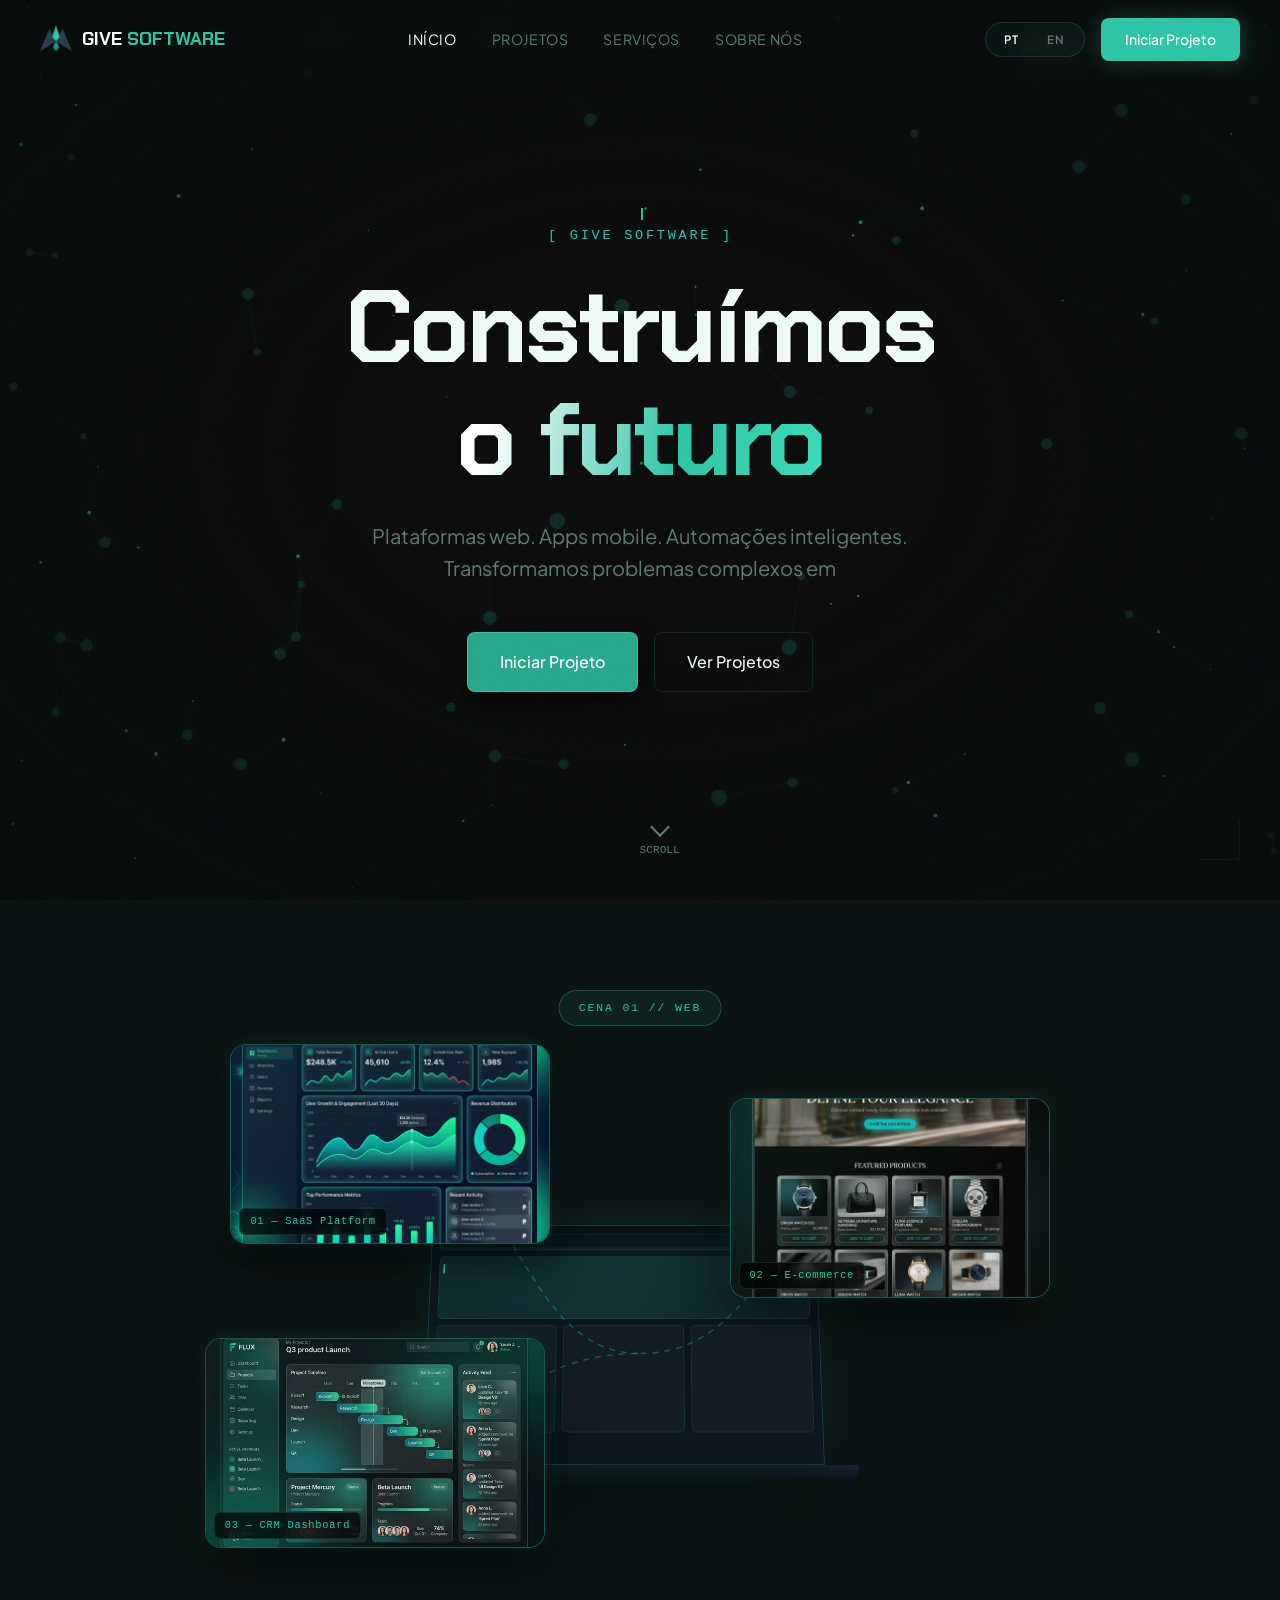
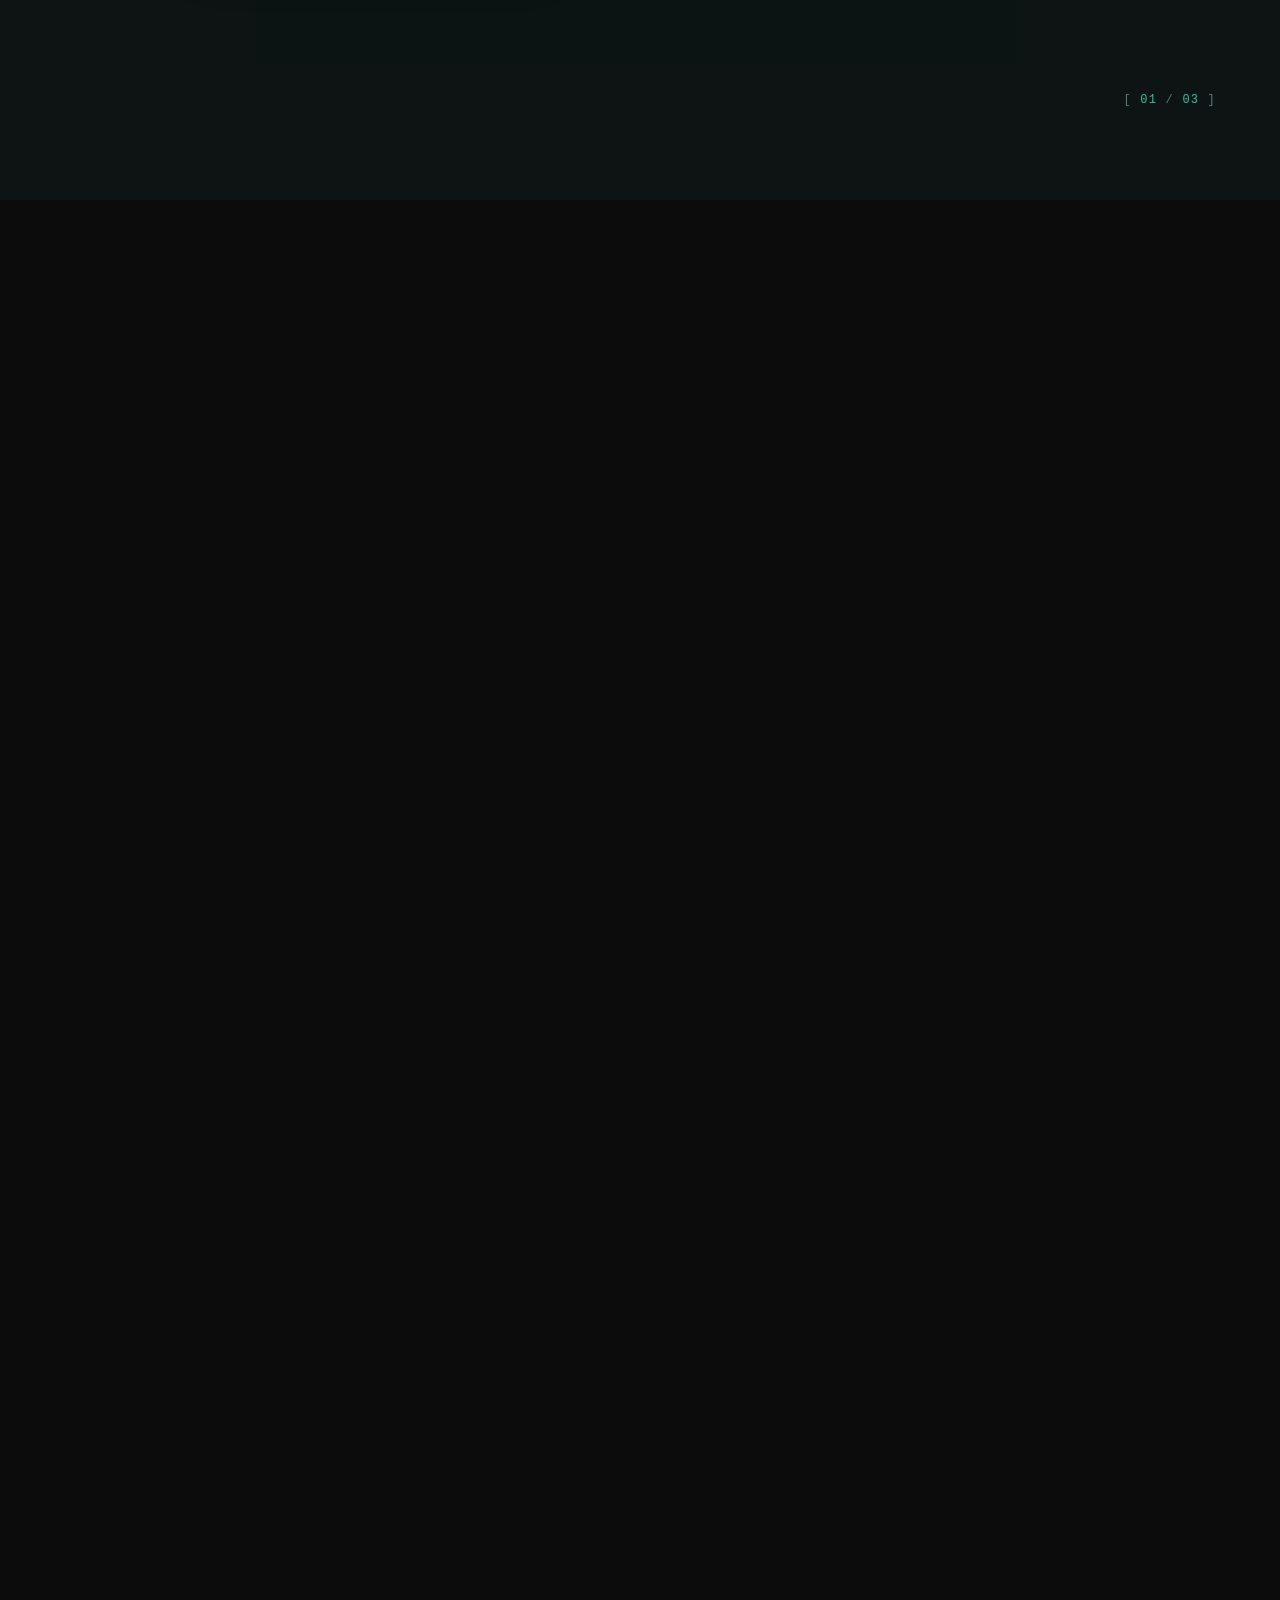
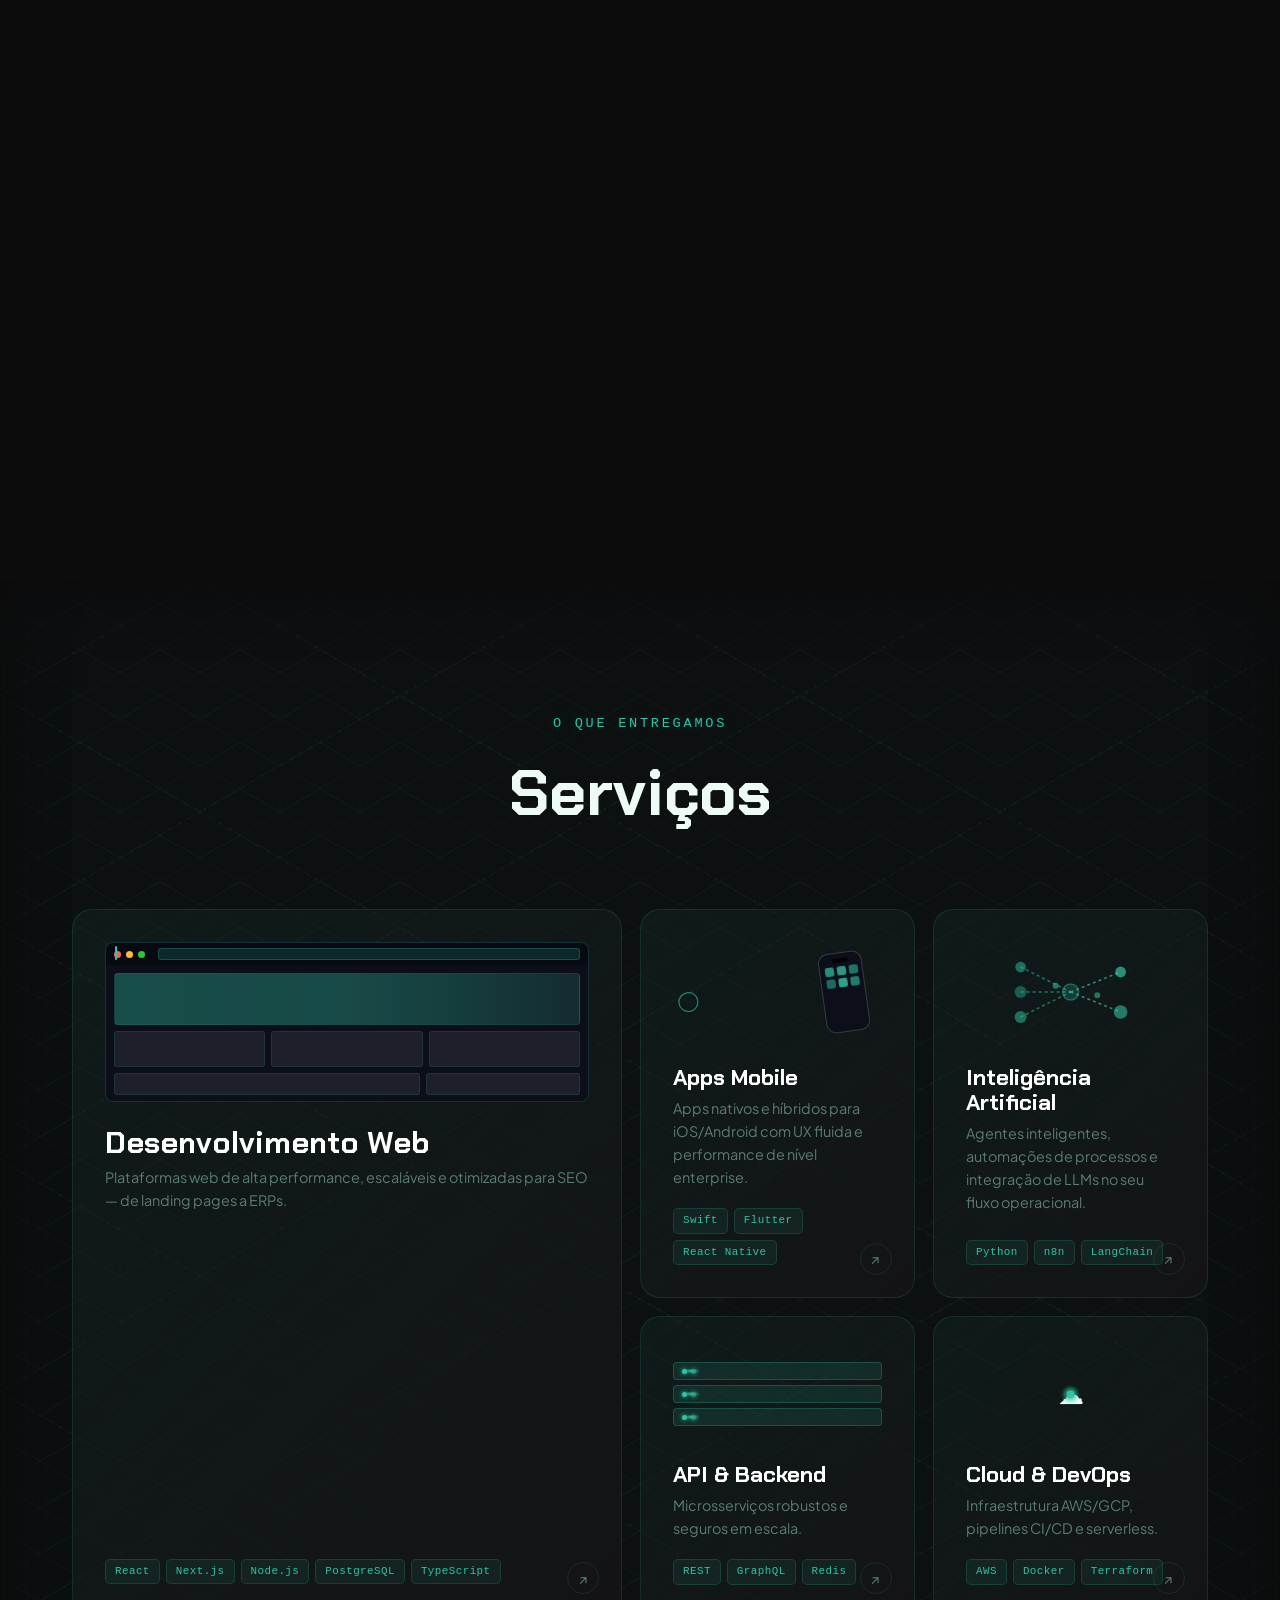
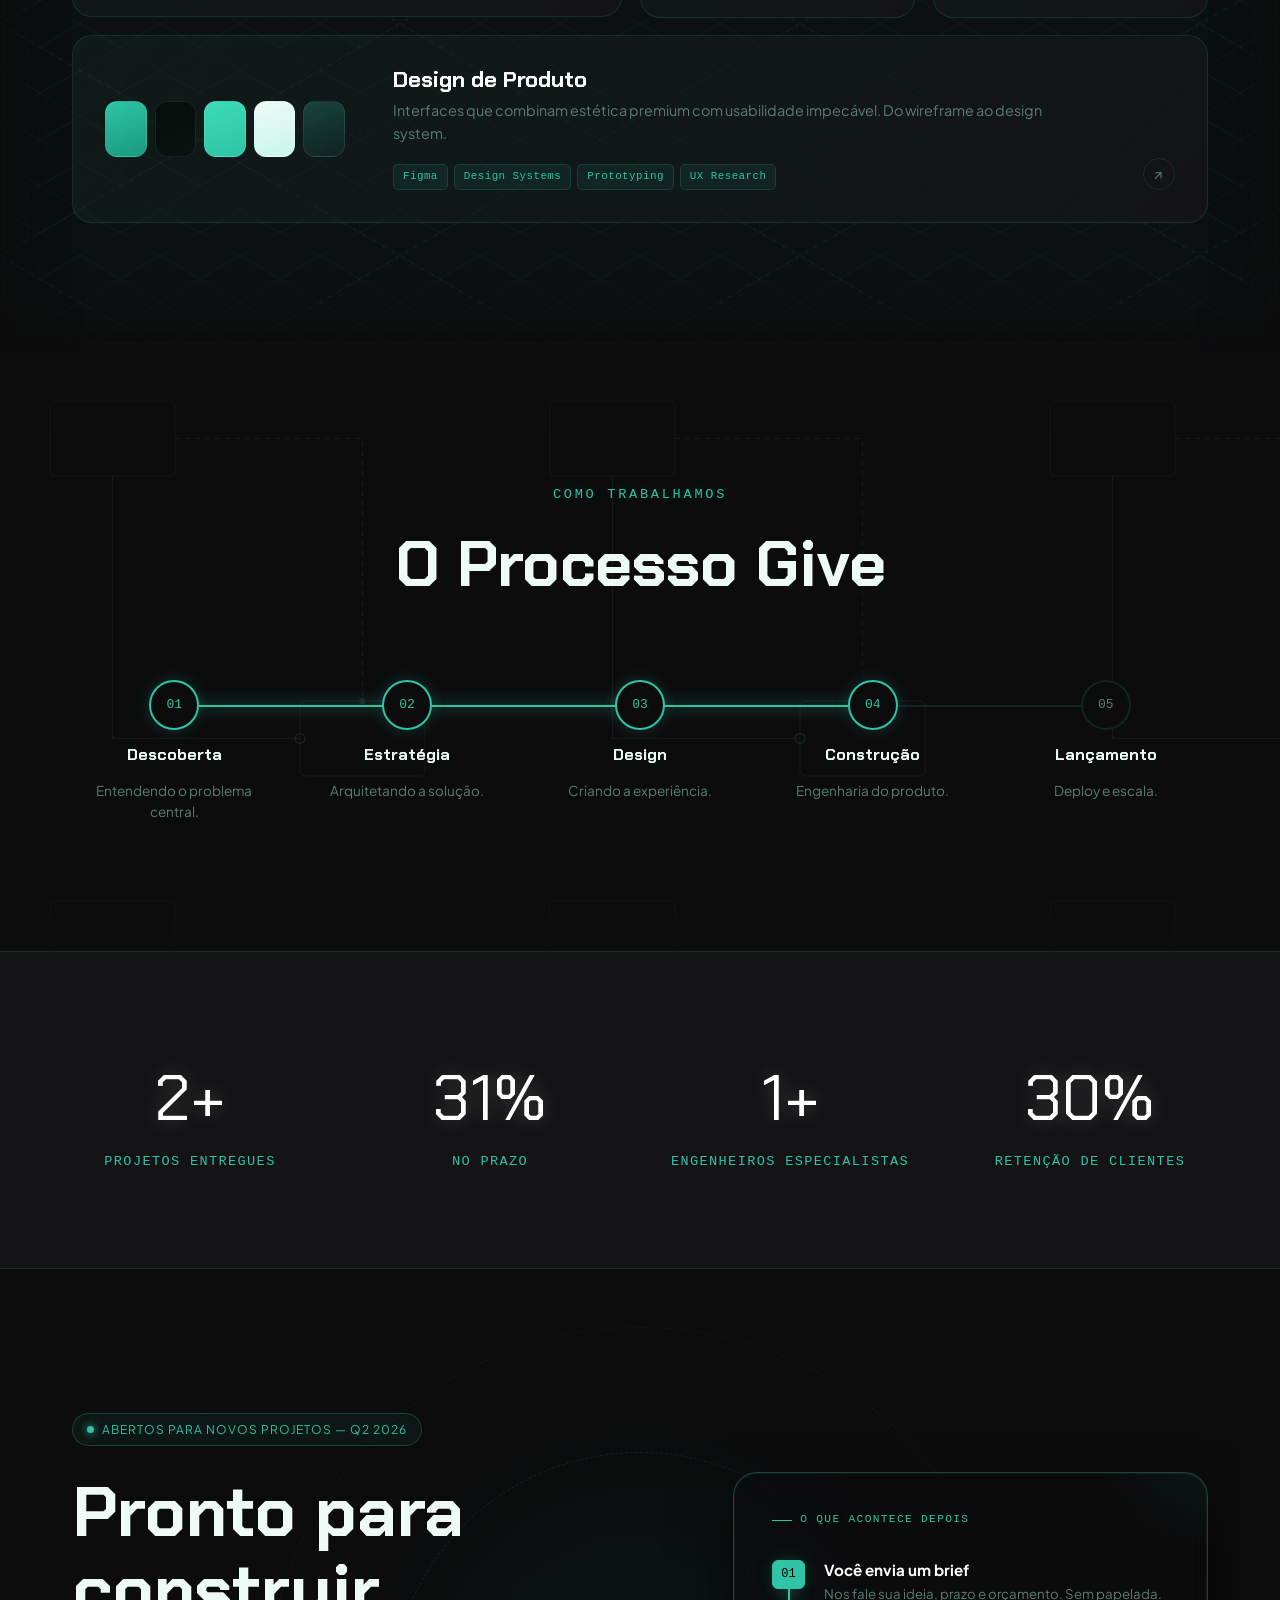
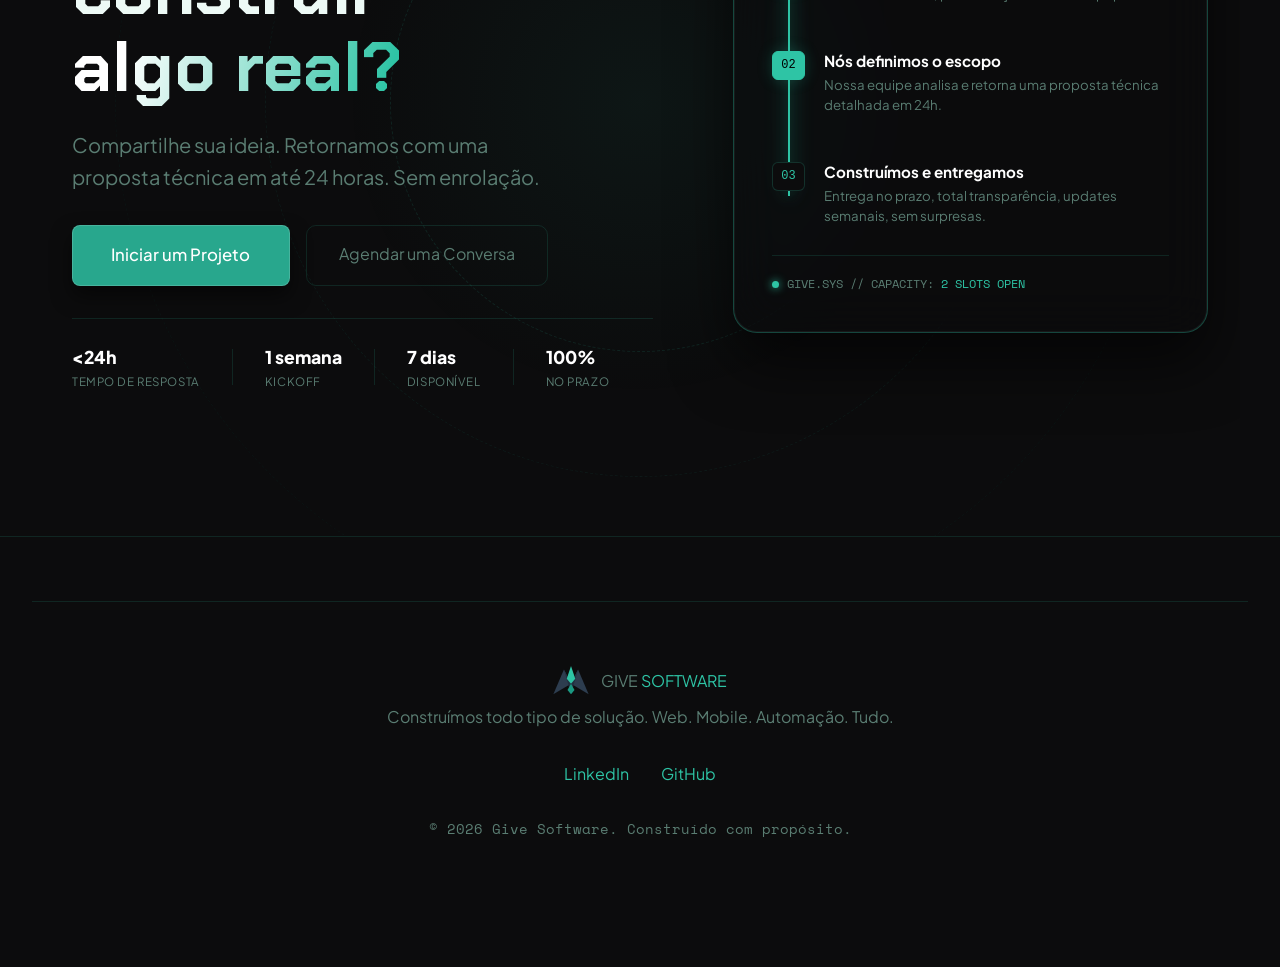
<file: index.html>
<!DOCTYPE html>
<html lang="pt-BR">

<head>
  <meta charset="UTF-8">
  <meta name="viewport" content="width=device-width, initial-scale=1.0">
  <title>Give Software | Premium Tech Solutions</title>

  <link rel="preconnect" href="https://fonts.googleapis.com">
  <link rel="preconnect" href="https://fonts.gstatic.com" crossorigin>
  <link
    href="https://fonts.googleapis.com/css2?family=Chakra+Petch:wght@600;700;800&family=Plus+Jakarta+Sans:wght@400;500;700&family=Space+Mono:wght@400;700&display=swap"
    rel="stylesheet">
  <script src="shared-components.js"></script>
  <script src="lang.js"></script>
  <link rel="stylesheet" href="styles/style.css">
</head>

<body>


  <header id="shared-header" data-active="home"></header>

  <!-- Hero Section -->
  <section class="hero">
    <canvas id="hero-canvas"></canvas>
    <!-- #4 Hero vignette -->
    <div class="hero-vignette"></div>

    <div class="hud-corner hud-tl"></div>
    <div class="hud-corner hud-br"></div>

    <div class="status-bar hero-entrance">
      GIVE.SYS // ONLINE // v3.1.0 <span class="blink"></span>
    </div>

    <!-- #8 Laptop cursor in ls-nav -->
    <div class="laptop-cursor"></div>

    <div class="hero-content">
      <div class="pre-title hero-entrance delay-1">[ GIVE SOFTWARE ]</div>
      <h1 class="hero-h1 hero-entrance delay-2">
        <span data-i18n="hero.h1a">Toda solução.</span><br>
        <span class="glow-text" data-i18n="hero.h1b">Um estúdio.</span>
      </h1>
      <p class="sub-title hero-entrance delay-3" data-i18n="hero.sub">
        Plataformas web. Apps mobile. Automações inteligentes. Transformamos problemas complexos em produtos que
        escalam.
      </p>

      <div class="btn-group hero-entrance delay-4">
        <a href="#cta" class="btn btn-primary" data-i18n="hero.btn.start" data-modal="start-project">Iniciar Projeto</a>
        <a href="#work" class="btn btn-ghost" data-i18n="hero.btn.work">Ver Projetos</a>
      </div>
    </div>

    <div class="scroll-indicator hero-entrance delay-4">
      <div class="chevron"></div>
      SCROLL
    </div>
  </section>

  <!-- SCROLL JOURNEY -->
  <div class="journey" id="journey">
    <div class="journey-sticky" id="journey-sticky">
      <div class="journey-bar" id="j-bar"></div>
      <div class="scene-badge" id="scene-badge">SCENE 01 // WEB</div>

      <!-- SVG Overlay for Orbital Connector Lines -->
      <svg id="orbital-lines-canvas" class="scene-connector">
        <path id="path-web-1" class="conn-path"></path>
        <path id="path-web-2" class="conn-path"></path>
        <path id="path-web-3" class="conn-path"></path>

        <path id="path-mob-1" class="conn-path"></path>
        <path id="path-mob-2" class="conn-path"></path>

        <path id="path-auto-1" class="conn-path"></path>
        <path id="path-auto-2" class="conn-path"></path>
      </svg>

      <!-- code-frag stubs (hidden, kept for compat) -->
      <div class="code-frag" id="cf1"></div>
      <div class="code-frag" id="cf2"></div>
      <div class="code-frag" id="cf3"></div>
      <div class="code-frag" id="cf4"></div>
      <div class="code-frag" id="cf5"></div>
      <div class="code-frag" id="cf6"></div>
      <div class="code-frag" id="cf7"></div>
      <div class="code-frag" id="cf8"></div>
      <div class="code-frag" id="cf9"></div>
      <div class="code-frag" id="cf10"></div>

      <!-- ── SCENE 1: Web / Laptop + project wraps around it ── -->
      <div id="scene1"
        style="position:absolute;inset:0;display:flex;align-items:center;justify-content:center;flex-direction:column;opacity:0;transition:opacity .4s">

        <div class="proj-orbital orb-web-1" id="orb-web-1" style="--fd: 4.2s; --fdel: 0.1s">
          <div class="proj-card" id="pc-web-1">
            <img src="assets/projects/web_project_1.png" alt="Web Project 1" loading="lazy">
            <span class="proj-chip">01 — SaaS Platform</span>
          </div>
        </div>
        <div class="proj-orbital orb-web-2" id="orb-web-2" style="--fd: 5.5s; --fdel: 0.8s">
          <div class="proj-card" id="pc-web-2">
            <img src="assets/projects/web_project_2.png" alt="Web Project 2" loading="lazy">
            <span class="proj-chip">02 — E-commerce</span>
          </div>
        </div>
        <div class="proj-orbital orb-web-3" id="orb-web-3" style="--fd: 4.8s; --fdel: 0.4s">
          <div class="proj-card" id="pc-web-3">
            <img src="assets/projects/web_project_3.png" alt="Web Project 3" loading="lazy">
            <span class="proj-chip">03 — CRM Dashboard</span>
          </div>
        </div>

        <!-- The central laptop illustration -->
        <div class="laptop-wrap" id="laptop-wrap">
          <div class="laptop-body">
            <div class="laptop-notch">
              <div class="notch-dot" style="background:#ff5f56"></div>
              <div class="notch-dot" style="background:#febc2e"></div>
              <div class="notch-dot" style="background:#27c840"></div>
            </div>
            <div class="laptop-screen">
              <div class="ls-nav"></div>
              <div class="ls-hero" id="ls-hero"></div>
              <div class="ls-grid">
                <div class="ls-card"></div>
                <div class="ls-card"></div>
                <div class="ls-card"></div>
              </div>
            </div>
          </div>
          <div class="laptop-base"></div>
          <div class="laptop-foot"></div>
        </div>
      </div>

      <!-- ── SCENE 2: Mobile / Phone + project wraps around it ── -->
      <div id="scene2"
        style="position:absolute;inset:0;display:flex;align-items:center;justify-content:center;opacity:0;transition:opacity .4s">

        <div class="proj-orbital orb-mob-1" id="orb-mob-1" style="--fd: 5.1s; --fdel: 0s">
          <div class="proj-card" id="pc-mob-1">
            <img src="assets/projects/mobile_project_1.png" alt="Mobile Project 1" loading="lazy">
            <span class="proj-chip">01 — Fintech App</span>
          </div>
        </div>
        <div class="proj-orbital orb-mob-2" id="orb-mob-2" style="--fd: 4.4s; --fdel: 0.5s">
          <div class="proj-card" id="pc-mob-2">
            <img src="assets/projects/mobile_project_2.png" alt="Mobile Project 2" loading="lazy">
            <span class="proj-chip">02 — Health Tracker</span>
          </div>
        </div>

        <!-- The central phone illustration -->
        <div class="phone-wrap" id="phone-wrap">
          <div class="phone-body">
            <div class="phone-island"></div>
            <div class="phone-screen">
              <div class="ps-status">
                <div class="ps-dot"></div>
                <div class="ps-dot" style="width:20px;opacity:.5"></div>
              </div>
              <div class="ps-card">
                <div class="ps-card-h"></div>
                <div class="ps-card-b"></div>
              </div>
              <div class="ps-list">
                <div class="ps-item">
                  <div class="ps-icon"></div>
                  <div class="ps-line"></div>
                </div>
                <div class="ps-item">
                  <div class="ps-icon" style="background:rgba(61,219,184,.2)"></div>
                  <div class="ps-line" style="width:55%"></div>
                </div>
                <div class="ps-item">
                  <div class="ps-icon" style="background:rgba(52,211,153,.2)"></div>
                  <div class="ps-line" style="width:70%"></div>
                </div>
              </div>
              <div class="ps-nav-bar">
                <div class="ps-nav-ico active" id="badge-parent" style="position:relative">
                  <div class="badge-notif" id="badge">3</div>
                </div>
                <div class="ps-nav-ico"></div>
                <div class="ps-nav-ico"></div>
                <div class="ps-nav-ico"></div>
              </div>
            </div>
          </div>
        </div>
      </div>

      <!-- ── SCENE 3: Robot / Automation + project wraps around it ── -->
      <div id="scene3"
        style="position:absolute;inset:0;display:flex;align-items:center;justify-content:center;opacity:0;transition:opacity .4s">

        <div class="proj-orbital orb-auto-1" id="orb-auto-1" style="--fd: 5.8s; --fdel: 0.2s">
          <div class="proj-card" id="pc-auto-1">
            <img src="assets/projects/automation_project_1.png" alt="Automation Project 1" loading="lazy">
            <span class="proj-chip">01 — AI Workflow Engine</span>
          </div>
        </div>
        <div class="proj-orbital orb-auto-2" id="orb-auto-2" style="--fd: 4.6s; --fdel: 0.7s">
          <div class="proj-card" id="pc-auto-2">
            <img src="assets/projects/automation_project_2.png" alt="Automation Project 2" loading="lazy">
            <span class="proj-chip">02 — Chatbot Platform</span>
          </div>
        </div>

        <!-- The central robot canvas -->
        <canvas id="robot-canvas" width="420" height="420"></canvas>
      </div>

      <!-- #6 Scene counter & #7 tint -->
      <div class="scene-tint" id="scene-tint"></div>
      <div class="scene-counter" id="scene-counter">[ <span id="sc-cur">01</span> / <span>03</span> ]</div>
      <div class="scene-bottom" id="scene-lbl">
        <h3 id="scene-title">WEB PLATFORMS</h3>
        <p id="scene-desc">From landing pages to complex SaaS products</p>
      </div>
    </div>
  </div>

  <!-- Trusted By Section -->
  <!--
  <section class="section" id="work">
    <div class="section-header reveal">
      <div class="pre-title" data-i18n="trusted.label">Confiado por empresas que constroem o amanhã</div>
    </div>
    <div class="trusted-grid">
      <div class="trusted-item reveal" style="--bg-img: url('assets/projects/automation_project_1.png')" data-name="NotebookLM" data-desc="Automação inteligente de e-mails para prospecção B2B com uso de LLMs." data-metric="100% Processamento IA">
        <div class="ti-bg"></div><div class="ti-overlay"></div><span class="ti-text">NotebookLM</span>
      </div>
      <div class="trusted-item reveal delay-1" style="--bg-img: url('assets/projects/territoryManager2.png')" data-name="Territory Manager" data-desc="Mapeamento em tempo real e gestão de territórios avançada em nível global." data-metric="Controle total centralizado">
        <div class="ti-bg"></div><div class="ti-overlay"></div><span class="ti-text">Territory Manager</span>
      </div>
      <div class="trusted-item reveal delay-2" style="--bg-img: url('assets/projects/AcademIA1.png')" data-name="Academ.ia" data-desc="Plataforma de treinos adaptativos movida por IA para máxima performance." data-metric="+300% Performance boost">
        <div class="ti-bg"></div><div class="ti-overlay"></div><span class="ti-text">Academ.ia</span>
      </div>
      <div class="trusted-item reveal delay-3" style="--bg-img: url('assets/projects/MoveisFlorenca1.png')" data-name="Móveis Florença" data-desc="Sistema ERP sob medida com integração profunda ao fluxo de vendas CRM." data-metric="-67% Esforço Operacional">
        <div class="ti-bg"></div><div class="ti-overlay"></div><span class="ti-text">Florença</span>
      </div>
      <div class="trusted-item reveal delay-4" style="--bg-img: url('assets/projects/web_project_2.png')" data-name="Parafina Bronze" data-desc="E-commerce premium de alto tráfego com performance extrema na Black Friday." data-metric="Recorde de Vendas">
        <div class="ti-bg"></div><div class="ti-overlay"></div><span class="ti-text">Parafina Bronze</span>
      </div>
    </div>
  -->
  <!-- The Hover Card -->
  <div class="hover-card" id="hover-card">
    <div class="hc-title" id="hc-title">Project Name</div>
    <div class="hc-desc" id="hc-desc">Description goes here</div>
    <div class="hc-metric" id="hc-metric">Impact metric</div>
  </div>
  </section>

  <!-- Services Section  Bento Grid -->
  <section class="section" id="services">
    <div class="section-header reveal">
      <div class="pre-title" data-i18n="services.pre">O que entregamos</div>
      <h2 class="section-title" data-i18n="services.title">Serviços</h2>
    </div>
    <div class="services-bento">

      <!-- WEB large card -->
      <div class="sb-card sb-card-web reveal">
        <div class="sb-vis">
          <div class="vis-browser">
            <div class="vb-bar">
              <div class="vb-dot" style="background:#ff5f56"></div>
              <div class="vb-dot" style="background:#febc2e"></div>
              <div class="vb-dot" style="background:#27c840"></div>
              <div class="vb-url">
                <div class="vb-cursor"></div>
              </div>
            </div>
            <div class="vb-body">
              <div class="vb-hero" style="height:52px"></div>
              <div class="vb-row">
                <div class="vb-col" style="height:36px"></div>
                <div class="vb-col" style="height:36px"></div>
                <div class="vb-col" style="height:36px"></div>
              </div>
              <div class="vb-row">
                <div class="vb-col" style="height:22px;flex:2"></div>
                <div class="vb-col" style="height:22px"></div>
              </div>
            </div>
          </div>
        </div>
        <h3 data-i18n="service.web.title">Plataformas Web</h3>
        <p data-i18n="service.web.desc">De landing pages a SaaS enterprise. Arquitetamos produtos web rápidos,
          escaláveis que convertem e retêm.</p>
        <div class="sb-tags">
          <span class="sb-tag">React</span><span class="sb-tag">Next.js</span>
          <span class="sb-tag">Node.js</span><span class="sb-tag">PostgreSQL</span>
          <span class="sb-tag">TypeScript</span>
        </div>
        <span class="sb-arrow">&#8599;</span>
      </div>

      <!-- MOBILE -->
      <div class="sb-card sb-card-mobile reveal delay-1">
        <div class="sb-vis" style="display:flex;align-items:center;">
          <div class="vis-phone">
            <div class="vp-notch"></div>
            <div class="vp-apps">
              <div class="vp-app"></div>
              <div class="vp-app"></div>
              <div class="vp-app"></div>
              <div class="vp-app"></div>
              <div class="vp-app"></div>
              <div class="vp-app"></div>
            </div>
          </div>
          <div class="vis-phone-wave">
            <div class="vwave"></div>
            <div class="vwave"></div>
            <div class="vwave"></div>
          </div>
        </div>
        <h3 data-i18n="service.mobile.title">Apps Mobile</h3>
        <p data-i18n="service.mobile.desc">iOS &amp; Android. Performance nativa, design extraordinário.</p>
        <div class="sb-tags">
          <span class="sb-tag">Swift</span><span class="sb-tag">Flutter</span><span class="sb-tag">React Native</span>
        </div>
        <span class="sb-arrow">&#8599;</span>
      </div>

      <!-- AI -->
      <div class="sb-card sb-card-ai reveal delay-2">
        <div class="sb-vis">
          <svg class="vis-neural" viewBox="0 0 160 100" preserveAspectRatio="xMidYMid meet">
            <line x1="30" y1="25" x2="80" y2="50" stroke="rgba(46,196,165,.55)" stroke-width="1.5"
              stroke-dasharray="3,3" />
            <line x1="30" y1="50" x2="80" y2="50" stroke="rgba(46,196,165,.55)" stroke-width="1.5"
              stroke-dasharray="3,3" />
            <line x1="30" y1="75" x2="80" y2="50" stroke="rgba(46,196,165,.55)" stroke-width="1.5"
              stroke-dasharray="3,3" />
            <line x1="80" y1="50" x2="130" y2="30" stroke="rgba(61,219,184,.6)" stroke-width="1.5"
              stroke-dasharray="3,3" />
            <line x1="80" y1="50" x2="130" y2="70" stroke="rgba(61,219,184,.6)" stroke-width="1.5"
              stroke-dasharray="3,3" />
            <circle cx="30" cy="25" r="5" fill="rgba(46,196,165,.5)">
              <animate attributeName="r" values="5;6.5;5" dur="2s" repeatCount="indefinite" />
            </circle>
            <circle cx="30" cy="50" r="5" fill="rgba(46,196,165,.4)">
              <animate attributeName="r" values="5;6.5;5" dur="2.5s" repeatCount="indefinite" />
            </circle>
            <circle cx="30" cy="75" r="5" fill="rgba(46,196,165,.5)">
              <animate attributeName="r" values="5;6.5;5" dur="1.8s" repeatCount="indefinite" />
            </circle>
            <circle cx="80" cy="50" r="8" fill="rgba(46,196,165,.2)" stroke="rgba(46,196,165,.6)" stroke-width="1.5">
              <animate attributeName="stroke-opacity" values="1;.3;1" dur="1.5s" repeatCount="indefinite" />
            </circle>
            <circle cx="130" cy="30" r="5" fill="rgba(61,219,184,.6)">
              <animate attributeName="r" values="5;7;5" dur="2.2s" repeatCount="indefinite" />
            </circle>
            <circle cx="130" cy="70" r="5" fill="rgba(61,219,184,.5)">
              <animate attributeName="r" values="5;7;5" dur="1.7s" repeatCount="indefinite" />
            </circle>
            <circle r="3" fill="rgba(46,196,165,.9)" opacity="0">
              <animateMotion path="M30,50 Q55,35 80,50 Q105,65 130,30" dur="1.8s" repeatCount="indefinite" />
              <animate attributeName="opacity" values="0;1;0" dur="1.8s" repeatCount="indefinite" />
            </circle>
            <circle r="3" fill="rgba(61,219,184,.9)" opacity="0">
              <animateMotion path="M30,25 Q55,40 80,50 Q105,45 130,70" dur="2.4s" repeatCount="indefinite" />
              <animate attributeName="opacity" values="0;1;0" dur="2.4s" repeatCount="indefinite" />
            </circle>
          </svg>
        </div>
        <h3 data-i18n="service.ai.title">IA &amp; Automação</h3>
        <p data-i18n="service.ai.desc">Bots, agentes e fluxos que eliminam trabalho manual.</p>
        <div class="sb-tags">
          <span class="sb-tag">Python</span><span class="sb-tag">n8n</span><span class="sb-tag">LangChain</span>
        </div>
        <span class="sb-arrow">&#8599;</span>
      </div>

      <!-- BACKEND -->
      <div class="sb-card sb-card-backend reveal">
        <div class="sb-vis">
          <div class="vis-server">
            <div class="vserv-row">
              <div class="vserv-led"></div>
              <div class="vserv-led"></div>
              <div class="vserv-packet"></div>
            </div>
            <div class="vserv-row">
              <div class="vserv-led"></div>
              <div class="vserv-led"></div>
              <div class="vserv-packet"></div>
            </div>
            <div class="vserv-row">
              <div class="vserv-led"></div>
              <div class="vserv-led"></div>
              <div class="vserv-packet"></div>
            </div>
          </div>
        </div>
        <h3 data-i18n="service.backend.title">API &amp; Backend</h3>
        <p data-i18n="service.backend.desc">Microsserviços robustos e seguros em escala.</p>
        <div class="sb-tags">
          <span class="sb-tag">REST</span><span class="sb-tag">GraphQL</span><span class="sb-tag">Redis</span>
        </div>
        <span class="sb-arrow">&#8599;</span>
      </div>

      <!-- CLOUD -->
      <div class="sb-card sb-card-cloud reveal delay-1">
        <div class="sb-vis">
          <div class="vis-cloud">
            <div class="vc-center">&#9729;</div>
            <div class="vc-orbit"></div>
            <div class="vc-orbit"></div>
            <div class="vc-orbit"></div>
            <div class="vc-orbit"></div>
          </div>
        </div>
        <h3 data-i18n="service.cloudops.title">Cloud &amp; DevOps</h3>
        <p data-i18n="service.cloudops.desc">Infraestrutura AWS/GCP, pipelines CI/CD, serverless.</p>
        <div class="sb-tags">
          <span class="sb-tag">AWS</span><span class="sb-tag">Docker</span><span class="sb-tag">Terraform</span>
        </div>
        <span class="sb-arrow">&#8599;</span>
      </div>

      <!-- DESIGN full width -->
      <div class="sb-card sb-card-design reveal delay-2">
        <div class="sb-vis">
          <div class="vis-palette">
            <div class="vpal-swatch" style="background:linear-gradient(160deg,#2ec4a5,#1a9982)"></div>
            <div class="vpal-swatch" style="background:linear-gradient(160deg,#060e0c,#091310)"></div>
            <div class="vpal-swatch" style="background:linear-gradient(160deg,#3ddbb8,#2ec4a5)"></div>
            <div class="vpal-swatch" style="background:linear-gradient(160deg,#edfaf6,#c8f5ea)"></div>
            <div class="vpal-swatch"
              style="background:linear-gradient(160deg,rgba(46,196,165,.25),rgba(46,196,165,.06))"></div>
          </div>
        </div>
        <div style="flex:1">
          <h3 data-i18n="service.design.title">Design de Produto</h3>
          <p data-i18n="service.design.desc">UI/UX premium que converte. Obcecamos com cada pixel, interação e
            micro-animação para que seus usuários nunca queiram sair.</p>
          <div class="sb-tags">
            <span class="sb-tag">Figma</span><span class="sb-tag">Design Systems</span>
            <span class="sb-tag">Prototyping</span><span class="sb-tag">UX Research</span>
          </div>
        </div>
        <span class="sb-arrow"
          style="position:relative;bottom:auto;right:auto;margin-left:auto;align-self:flex-end;">&#8599;</span>
      </div>

    </div>
  </section>

  <section class="section" id="process">
    <div class="section-header reveal">
      <div class="pre-title" data-i18n="process.pre">Como trabalhamos</div>
      <h2 class="section-title" data-i18n="process.title">O Processo Give</h2>
    </div>
    <div class="process-timeline reveal" id="process-timeline">
      <div class="timeline-line"></div>
      <div class="timeline-progress" id="t-progress"></div>

      <div class="step active">
        <div class="step-icon">01</div>
        <h4 data-i18n="process.step1.title">Descoberta</h4>
        <p style="font-size: 0.85rem; color: var(--text-muted)" data-i18n="process.step1.desc">Entendendo o problema
          central.</p>
      </div>
      <div class="step">
        <div class="step-icon">02</div>
        <h4 data-i18n="process.step2.title">Estratégia</h4>
        <p style="font-size: 0.85rem; color: var(--text-muted)" data-i18n="process.step2.desc">Arquitetando a solução.
        </p>
      </div>
      <div class="step">
        <div class="step-icon">03</div>
        <h4 data-i18n="process.step3.title">Design</h4>
        <p style="font-size: 0.85rem; color: var(--text-muted)" data-i18n="process.step3.desc">Criando a experiência.
        </p>
      </div>
      <div class="step">
        <div class="step-icon">04</div>
        <h4 data-i18n="process.step4.title">Construção</h4>
        <p style="font-size: 0.85rem; color: var(--text-muted)" data-i18n="process.step4.desc">Engenharia do produto.
        </p>
      </div>
      <div class="step">
        <div class="step-icon">05</div>
        <h4 data-i18n="process.step5.title">Lançamento</h4>
        <p style="font-size: 0.85rem; color: var(--text-muted)" data-i18n="process.step5.desc">Deploy e escala.</p>
      </div>
    </div>
  </section>

  <!-- Numbers Section -->
  <div class="numbers-wrapper">
    <div class="numbers-grid" id="stats-section">
      <div class="num-item reveal">
        <div class="num-val" data-target="5">0</div>
        <div class="num-label" data-i18n="numbers.p1.lbl">Projetos entregues</div>
      </div>
      <div class="num-item reveal delay-1">
        <div class="num-val" data-target="100">0</div>
        <div class="num-label" data-i18n="numbers.p4.lbl">No prazo</div>
      </div>
      <div class="num-item reveal delay-2">
        <div class="num-val" data-target="3">0</div>
        <div class="num-label" data-i18n="numbers.p2.lbl">Desenvolvedores especialistas</div>
      </div>
      <div class="num-item reveal delay-3">
        <div class="num-val" data-target="98">0</div>
        <div class="num-label" data-i18n="numbers.p3.lbl">Retenção de clientes %</div>
      </div>
    </div>
  </div>

  <!-- Final CTA  Mission Control -->
  <section class="cta-section section" id="cta">
    <!-- Orbital rings background -->
    <div class="cta-rings">
      <div class="cta-glow"></div>
      <div class="cta-ring cta-ring-1"></div>
      <div class="cta-ring cta-ring-2"></div>
      <div class="cta-ring cta-ring-3"></div>
    </div>

    <div class="cta-inner">
      <!-- LEFT: pitch -->
      <div class="cta-left reveal">
        <div class="cta-status">
          <div class="cta-status-dot"></div>
          <span data-i18n="cta.status">Abertos para novos projetos &mdash; Q2 2026</span>
        </div>
        <h2 class="cta-h2">
          <span data-i18n="cta.h2a">Pronto para construir</span><br>
          <span class="cta-hl" data-i18n="cta.h2b">algo real?</span>
        </h2>
        <p class="sub-title" style="max-width:480px;margin:0;" data-i18n="cta.sub">
          Compartilhe sua ideia. Retornamos com uma proposta técnica em até 24 horas. Sem enrolação.
        </p>
        <div class="cta-btns">
          <a href="mailto:hello@givesoftware.com" class="btn btn-primary" style="font-size:1.05rem;padding:1rem 2.4rem;"
            data-i18n="cta.btn.start" data-modal="start-project">
            Iniciar um Projeto &#8599;
          </a>
          <a href="mailto:hello@givesoftware.com?subject=Schedule+a+Call" class="btn-ghost-ring"
            data-i18n="cta.btn.call">
            Agendar uma Conversa
          </a>
        </div>
        <div class="cta-trust">
          <div class="cta-trust-item">
            <span class="cti-val">&lt;24h</span>
            <span class="cti-lbl" data-i18n="cta.trust.t1">Tempo de resposta</span>
          </div>
          <div class="cta-trust-sep"></div>
          <div class="cta-trust-item">
            <span class="cti-val">1 semana</span>
            <span class="cti-lbl" data-i18n="cta.trust.t2">Kickoff</span>
          </div>
          <div class="cta-trust-sep"></div>
          <div class="cta-trust-item">
            <span class="cti-val">7 dias</span>
            <span class="cti-lbl" data-i18n="cta.trust.t3">Disponível</span>
          </div>
          <div class="cta-trust-sep"></div>
          <div class="cta-trust-item">
            <span class="cti-val">100%</span>
            <span class="cti-lbl" data-i18n="cta.trust.t4">No prazo</span>
          </div>
        </div>
      </div>

      <!-- RIGHT: next steps card -->
      <div class="cta-card reveal delay-2">
        <div class="cta-card-label" data-i18n="cta.card.label">O que acontece depois</div>
        <div class="cta-steps">
          <div class="cta-step">
            <div class="cta-step-num">01</div>
            <div>
              <strong data-i18n="cta.step1.title">Você envia um brief</strong>
              <p data-i18n="cta.step1.desc">Nos fale sua ideia, prazo e orçamento. Sem papelada.</p>
            </div>
          </div>
          <div class="cta-step">
            <div class="cta-step-num">02</div>
            <div>
              <strong data-i18n="cta.step2.title">Nós definimos o escopo</strong>
              <p data-i18n="cta.step2.desc">Nossa equipe analisa e retorna uma proposta técnica detalhada em 24h.</p>
            </div>
          </div>
          <div class="cta-step">
            <div class="cta-step-num">03</div>
            <div>
              <strong data-i18n="cta.step3.title">Construímos e entregamos</strong>
              <p data-i18n="cta.step3.desc">Entrega no prazo, total transparência, updates semanais, sem surpresas.</p>
            </div>
          </div>
        </div>
        <div class="cta-card-footer">
          <div class="cta-status-dot"></div>
          <span style="font-family:'Space Mono',monospace;font-size:.74rem;color:var(--text-muted);">
            GIVE.SYS // CAPACITY: <span style="color:var(--accent);">2 SLOTS OPEN</span>
          </span>
        </div>
      </div>
    </div>
  </section>

  <footer id="shared-footer"></footer>

  <script>
    /* ── #19 FULL-PAGE SCROLL PROGRESS ─────────────── */
    const pageProgress = document.getElementById('page-progress');
    window.addEventListener('scroll', () => {
      const s = document.documentElement;
      const prog = s.scrollTop / (s.scrollHeight - s.clientHeight);
      pageProgress.style.width = (prog * 100) + '%';
    }, { passive: true });

    /* ── #1 NAV SCROLLSPY ───────────────────────────── */
    (function () {
      const nav = document.getElementById('main-nav');
      const links = document.querySelectorAll('.nav-links a[data-section]');
      const sections = ['work', 'services', 'process', 'cta'].map(id => document.getElementById(id)).filter(Boolean);
      window.addEventListener('scroll', () => {
        nav.classList.toggle('scrolled', window.scrollY > 60);
        let cur = '';
        sections.forEach(s => { if (window.scrollY >= s.offsetTop - 200) cur = s.id; });
        links.forEach(a => a.classList.toggle('active', a.dataset.section === cur));
      }, { passive: true });
    })();

    /* ── #22 MOBILE FLOATING CTA ────────────────────── */
    (function () {
      const bar = document.getElementById('mobile-cta');
      if (!bar) return;
      const hero = document.querySelector('.hero');
      window.addEventListener('scroll', () => {
        const heroBot = hero.getBoundingClientRect().bottom;
        const footer = document.querySelector('footer');
        const footerTop = footer ? footer.getBoundingClientRect().top : Infinity;
        bar.classList.toggle('show', heroBot < 0 && footerTop > window.innerHeight);
      }, { passive: true });
    })();

    /* ── HERO CANVAS PARTICLES (#5 depth layers) ───── */
    (function () {
      const canvas = document.getElementById('hero-canvas');
      const ctx = canvas.getContext('2d');
      let W, H, pts = [];
      const NEAR = 50, FAR = 60, DIST = 130;
      const mouse = { x: null, y: null };
      function resize() { W = canvas.width = innerWidth; H = canvas.height = innerHeight }
      window.addEventListener('resize', resize);
      window.addEventListener('mousemove', e => { mouse.x = e.clientX; mouse.y = e.clientY });
      window.addEventListener('mouseleave', () => { mouse.x = null; mouse.y = null });
      class P {
        constructor(near) {
          this.near = near;
          // Cinematic Bokeh: near particles are larger and softer (out of focus)
          this.r = near ? Math.random() * 5 + 3 : Math.random() * 1.5 + .5;
          this.speed = near ? 0.7 : 0.25;
          this.alpha = near ? 0.25 : 0.85;
          this.reset();
        }
        reset() { this.x = Math.random() * W; this.y = Math.random() * H; this.vx = (Math.random() - .5) * this.speed; this.vy = (Math.random() - .5) * this.speed }
        update() {
          if (mouse.x != null) { let dx = mouse.x - this.x, dy = mouse.y - this.y, d = Math.sqrt(dx * dx + dy * dy); if (d < (this.near ? 180 : 80)) { let f = (this.near ? 180 : 80 - d) / (this.near ? 180 : 80); this.x -= dx * f * 0.025; this.y -= dy * f * 0.025 } }
          this.x += this.vx; this.y += this.vy;
          if (this.x < 0 || this.x > W) this.vx *= -1;
          if (this.y < 0 || this.y > H) this.vy *= -1;
        }
        draw() {
          ctx.beginPath();
          ctx.arc(this.x, this.y, this.r, 0, Math.PI * 2);
          ctx.fillStyle = this.near ? `rgba(46,196,165,${this.alpha})` : `rgba(61,219,184,${this.alpha})`;
          if (this.near) {
            ctx.shadowBlur = 12; ctx.shadowColor = `rgba(46,196,165,0.4)`;
          } else {
            ctx.shadowBlur = 0;
          }
          ctx.fill();
          ctx.shadowBlur = 0;
        }
      }
      resize();
      for (let i = 0; i < NEAR; i++)pts.push(new P(true));
      for (let i = 0; i < FAR; i++)pts.push(new P(false));
      function frame() {
        ctx.clearRect(0, 0, W, H);
        for (let i = 0; i < pts.length; i++) {
          pts[i].update(); pts[i].draw();
          for (let j = i + 1; j < pts.length; j++) {
            let dx = pts[i].x - pts[j].x, dy = pts[i].y - pts[j].y, d = Math.sqrt(dx * dx + dy * dy);
            if (d < DIST) { ctx.beginPath(); ctx.strokeStyle = `rgba(46,196,165,${.2 * (1 - d / DIST)})`; ctx.lineWidth = pts[i].near && pts[j].near ? 1 : .5; ctx.moveTo(pts[i].x, pts[i].y); ctx.lineTo(pts[j].x, pts[j].y); ctx.stroke() }
          }
        }
        requestAnimationFrame(frame);
      }
      frame();
    })();

    /* ── #3 TYPED SUB-HEADLINE ──────────────────────── */
    (function () {
      const sub = document.querySelector('.sub-title');
      if (!sub) return;
      const full = sub.textContent.trim();
      sub.textContent = '';
      let i = 0;
      setTimeout(() => {
        const t = setInterval(() => {
          sub.textContent = full.slice(0, i++);
          if (i > full.length) clearInterval(t);
        }, 22);
      }, 1200);
    })();

    /* ── SCROLL JOURNEY (#6 counter, #7 tint, laptop, phone, robot + project cards) */
    (function () {
      const journey = document.getElementById('journey');
      const jBar = document.getElementById('j-bar');
      const scene1 = document.getElementById('scene1');
      const scene2 = document.getElementById('scene2');
      const scene3 = document.getElementById('scene3');
      const laptopWrap = document.getElementById('laptop-wrap');
      const phoneWrap = document.getElementById('phone-wrap');
      const badge = document.getElementById('badge');
      const sceneBadge = document.getElementById('scene-badge');
      const sceneLbl = document.getElementById('scene-lbl');
      const sceneTitle = document.getElementById('scene-title');
      const sceneDesc = document.getElementById('scene-desc');
      const sceneCounter = document.getElementById('scene-counter');
      const scCur = document.getElementById('sc-cur');
      const sceneTint = document.getElementById('scene-tint');
      let badgeShown = false;

      // Laptop live cursor
      const lsHero = document.getElementById('ls-hero');
      if (lsHero) {
        const lapCur = document.createElement('div');
        lapCur.className = 'laptop-cursor';
        lsHero.appendChild(lapCur);
        let lp = 0;
        setInterval(() => { lp = (lp + 3) % 100; lapCur.style.left = lp + '%'; }, 80);
      }

      // ── Project cards references ──
      const pcWeb1 = document.getElementById('pc-web-1');
      const pcWeb2 = document.getElementById('pc-web-2');
      const pcWeb3 = document.getElementById('pc-web-3');
      const pcMob1 = document.getElementById('pc-mob-1');
      const pcMob2 = document.getElementById('pc-mob-2');
      const pcAuto1 = document.getElementById('pc-auto-1');
      const pcAuto2 = document.getElementById('pc-auto-2');

      // ── SVG Canvas Links ──
      const svgCanvas = document.getElementById('orbital-lines-canvas');
      const pathWeb1 = document.getElementById('path-web-1');
      const pathWeb2 = document.getElementById('path-web-2');
      const pathWeb3 = document.getElementById('path-web-3');
      const pathMob1 = document.getElementById('path-mob-1');
      const pathMob2 = document.getElementById('path-mob-2');
      const pathAuto1 = document.getElementById('path-auto-1');
      const pathAuto2 = document.getElementById('path-auto-2');

      function showProjCards(cards, delays) {
        cards.forEach((c, i) => {
          if (!c) return;
          setTimeout(() => { c.classList.add('pc-visible'); }, delays[i] || 0);
        });
      }
      function hideProjCards(cards, paths) {
        cards.forEach(c => { if (c) c.classList.remove('pc-visible'); });
        if (paths) paths.forEach(p => { if (p) p.classList.remove('cp-visible'); });
      }

      // ── Robot canvas ──
      const rc = document.getElementById('robot-canvas');
      const rctx = rc.getContext('2d');
      const robotNodes = [{ x: 210, y: 60 }, { x: 210, y: 90 }, { x: 150, y: 140 }, { x: 270, y: 140 }, { x: 110, y: 190 }, { x: 310, y: 190 }, { x: 90, y: 240 }, { x: 330, y: 240 }, { x: 180, y: 170 }, { x: 240, y: 170 }, { x: 175, y: 210 }, { x: 245, y: 210 }, { x: 180, y: 250 }, { x: 240, y: 250 }, { x: 175, y: 300 }, { x: 245, y: 300 }, { x: 165, y: 350 }, { x: 255, y: 350 }, { x: 160, y: 390 }, { x: 260, y: 390 }];
      const robotEdges = [[0, 1], [1, 2], [1, 3], [2, 3], [2, 8], [3, 9], [2, 4], [3, 5], [4, 6], [5, 7], [8, 9], [8, 10], [9, 11], [10, 11], [10, 12], [11, 13], [12, 13], [12, 14], [13, 15], [14, 16], [15, 17], [16, 18], [17, 19]];
      let robotProg = 0, robotParticles = [];
      for (let i = 0; i < 30; i++) robotParticles.push({ x: Math.random() * 420, y: Math.random() * 420, tx: 0, ty: 0, speed: .04 + Math.random() * .06 });
      function assignTargets(p) { const n = robotNodes[Math.floor(Math.random() * robotNodes.length)]; p.tx = n.x + (Math.random() - .5) * 20; p.ty = n.y + (Math.random() - .5) * 20; }
      robotParticles.forEach(assignTargets);
      function drawRobot(prog) {
        rctx.clearRect(0, 0, 420, 420);
        if (prog > .4) { let a = (prog - .4) / .6 * .15; rctx.beginPath(); rctx.arc(210, 220, 120 + prog * 40, 0, Math.PI * 2); rctx.strokeStyle = `rgba(46,196,165,${a * 1.8})`; rctx.lineWidth = 40; rctx.stroke() }
        robotParticles.forEach(p => { p.x += (p.tx - p.x) * p.speed * prog; p.y += (p.ty - p.y) * p.speed * prog; rctx.beginPath(); rctx.arc(p.x, p.y, 2, 0, Math.PI * 2); rctx.fillStyle = `rgba(61,219,184,${prog * .9})`; rctx.fill() });
        robotEdges.forEach(([a, b]) => { let na = robotNodes[a], nb = robotNodes[b]; rctx.beginPath(); rctx.moveTo(na.x, na.y); rctx.lineTo(nb.x, nb.y); rctx.strokeStyle = `rgba(46,196,165,${prog * .9})`; rctx.lineWidth = 1.2; rctx.stroke() });
        robotNodes.forEach((n, i) => { rctx.beginPath(); rctx.arc(n.x, n.y, i < 2 ? 10 : 6, 0, Math.PI * 2); rctx.fillStyle = `rgba(46,196,165,${prog * .35})`; rctx.fill(); rctx.beginPath(); rctx.arc(n.x, n.y, i < 2 ? 3.5 : 2.5, 0, Math.PI * 2); rctx.fillStyle = i < 2 ? `rgba(61,219,184,${prog})` : `rgba(46,196,165,${prog})`; rctx.fill() });
        if (prog > .5) { let ep = Math.sin(Date.now() / 400) * .5 + .5;[[195, 90], [225, 90]].forEach(([ex, ey]) => { rctx.beginPath(); rctx.arc(ex, ey, 6, 0, Math.PI * 2); rctx.fillStyle = `rgba(61,219,184,${(prog - .5) * 2 * (.3 + ep * .4)})`; rctx.fill() }) }

        // ROTATING WORDS
        const words = ['AI', 'RPA', 'Bots', 'Python', 'n8n', 'Agents'];
        const time = Date.now();
        words.forEach((lbl, i) => {
          const angle = ((i / words.length) * Math.PI * 2) + time / 2000;
          const r = 160 + Math.sin(i * 1.2 + time / 1000) * 15;
          const lx = 210 + Math.cos(angle) * r;
          const ly = 210 + Math.sin(angle) * r;
          rctx.font = '700 14px monospace';
          rctx.fillStyle = `rgba(255,255,255,${Math.max(0.2, prog)})`;
          rctx.textAlign = 'center';
          rctx.fillText(lbl, lx, ly);
        });
      }

      const getSceneLabels = () => {
        const lang = localStorage.getItem('gs-lang') || 'pt';
        return lang === 'en'
          ? [
            { badge: 'SCENE 01 // WEB', title: 'Web Platforms', desc: 'From landing pages to complex SaaS products.' },
            { badge: 'SCENE 02 // MOBILE', title: 'Mobile Apps', desc: 'iOS and Android. Native performance, beautiful design.' },
            { badge: 'SCENE 03 // AUTOMATION', title: 'Intelligent Automations', desc: 'Workflows, AI agents, and bots that work for you.' }
          ]
          : [
            { badge: 'CENA 01 // WEB', title: 'Plataformas Web', desc: 'De landing pages a produtos SaaS complexos.' },
            { badge: 'CENA 02 // MOBILE', title: 'Apps Mobile', desc: 'iOS e Android. Performance nativa, design de alto nível.' },
            { badge: 'CENA 03 // AUTOMAÇÃO', title: 'Automações Inteligentes', desc: 'Fluxos, agentes de IA e bots trabalhando por você.' }
          ];
      };
      const tints = ['rgba(46,196,165,0.04)', 'rgba(80,100,220,0.04)', 'rgba(0,200,180,0.07)'];
      let currentScene = -1;

      // Orbital SVGs loop
      function getCenter(el) {
        if (!el) return { x: 0, y: 0 };
        const r = el.getBoundingClientRect();
        const sr = svgCanvas.getBoundingClientRect();
        return { x: r.left + r.width / 2 - sr.left, y: r.top + r.height / 2 - sr.top };
      }
      function drawBezier(path, orbitEl, cardEl, targetEl) {
        if (!path || !orbitEl || !cardEl || !targetEl) return;
        if (!cardEl.classList.contains('pc-visible')) {
          path.classList.remove('cp-visible'); return;
        }
        path.classList.add('cp-visible');
        const p1 = getCenter(orbitEl);
        const p2 = getCenter(targetEl);
        const distX = Math.abs(p1.x - p2.x);
        const distY = Math.abs(p1.y - p2.y);
        let cp1x, cp1y, cp2x, cp2y;
        if (distX > distY) {
          cp1x = p1.x + (p2.x - p1.x) * 0.5;
          cp1y = p1.y;
          cp2x = cp1x;
          cp2y = p2.y;
        } else {
          cp1x = p1.x;
          cp1y = p1.y + (p2.y - p1.y) * 0.5;
          cp2x = p2.x;
          cp2y = cp1y;
        }
        path.setAttribute('d', `M ${p1.x} ${p1.y} C ${cp1x} ${cp1y}, ${cp2x} ${cp2y}, ${p2.x} ${p2.y}`);
      }

      function sceneLoop() {
        if (currentScene === 2) drawRobot(robotProg);
        if (currentScene === 0) {
          drawBezier(pathWeb1, pcWeb1.parentElement, pcWeb1, laptopWrap);
          drawBezier(pathWeb2, pcWeb2.parentElement, pcWeb2, laptopWrap);
          drawBezier(pathWeb3, pcWeb3.parentElement, pcWeb3, laptopWrap);
        } else if (currentScene === 1) {
          drawBezier(pathMob1, pcMob1.parentElement, pcMob1, phoneWrap);
          drawBezier(pathMob2, pcMob2.parentElement, pcMob2, phoneWrap);
        } else if (currentScene === 2) {
          drawBezier(pathAuto1, pcAuto1.parentElement, pcAuto1, rc);
          drawBezier(pathAuto2, pcAuto2.parentElement, pcAuto2, rc);
        }
        requestAnimationFrame(sceneLoop);
      }
      sceneLoop();

      function setScene(s) {
        if (s === currentScene) return;
        const labels = getSceneLabels();
        currentScene = s;
        scene1.style.opacity = s === 0 ? '1' : '0';
        scene2.style.opacity = s === 1 ? '1' : '0';
        scene3.style.opacity = s === 2 ? '1' : '0';
        sceneBadge.textContent = labels[s].badge; sceneBadge.style.opacity = '1';
        sceneTitle.textContent = labels[s].title; sceneDesc.textContent = labels[s].desc;
        scCur.textContent = ['01', '02', '03'][s]; sceneCounter.style.opacity = '1';
        if (sceneTint) sceneTint.style.background = tints[s];

        // cinematic stagger entrance per scene
        if (s === 0) {
          showProjCards([pcWeb1, pcWeb2, pcWeb3], [170, 340, 510]);
          hideProjCards([pcMob1, pcMob2, pcAuto1, pcAuto2], [pathMob1, pathMob2, pathAuto1, pathAuto2]);
        } else if (s === 1) {
          hideProjCards([pcWeb1, pcWeb2, pcWeb3, pcAuto1, pcAuto2], [pathWeb1, pathWeb2, pathWeb3, pathAuto1, pathAuto2]);
          showProjCards([pcMob1, pcMob2], [170, 340]);
          if (!badgeShown) { badgeShown = true; setTimeout(() => { badge.style.animationPlayState = 'running'; badge.style.opacity = '1' }, 700); }
        } else {
          hideProjCards([pcWeb1, pcWeb2, pcWeb3, pcMob1, pcMob2], [pathWeb1, pathWeb2, pathWeb3, pathMob1, pathMob2]);
          showProjCards([pcAuto1, pcAuto2], [170, 340]);
        }
      }

      window.addEventListener('scroll', () => {
        const rect = journey.getBoundingClientRect();
        let prog = 0;
        if (rect.top <= 0 && rect.bottom >= innerHeight) { prog = Math.min(1, Math.abs(rect.top) / (rect.height - innerHeight)); }
        else if (rect.bottom < innerHeight) { prog = 1; }
        jBar.style.width = (prog * 100) + '%';
        sceneLbl.style.opacity = prog > .04 ? '1' : '0';
        sceneLbl.style.transform = `translateY(${prog > .04 ? 0 : 16}px)`;
        if (prog < .34) {
          setScene(0);
          let p = prog / .34;
          if (laptopWrap) laptopWrap.style.transform = `perspective(1000px) rotateX(${12 - p * 12}deg) scale(${.82 + p * .18})`;
          robotProg = 0;
        } else if (prog < .67) {
          setScene(1);
          let p = (prog - .34) / .33;
          if (phoneWrap) phoneWrap.style.transform = `perspective(1000px) rotateY(${-22 + p * 22}deg) scale(${.88 + p * .12})`;
          robotProg = 0;
        } else {
          setScene(2);
          robotProg = Math.min(1, (prog - .67) / .33);
        }
      }, { passive: true });
    })();

    /* ── #9 LOGO SCRAMBLE + #10 HOVER TOOLTIP ─── */
    (function () {
      const card = document.getElementById('hover-card');
      const hcTitle = document.getElementById('hc-title');
      const hcDesc = document.getElementById('hc-desc');
      const hcMetric = document.getElementById('hc-metric');
      const chars = 'ABCDEFGHIJKLMNOPQRSTUVWXYZabcdefghijklmnopqrstuvwxyz0123456789';

      function scramble(el, finalText) {
        let iter = 0;
        const t = setInterval(() => {
          el.textContent = finalText.split('').map((c, i) => {
            if (i < iter / 2) return c;
            if (c === ' ') return ' ';
            return chars[Math.floor(Math.random() * chars.length)];
          }).join('');
          if (iter++ >= 15) { el.textContent = finalText; clearInterval(t) }
        }, 30);
      }

      function countUp(el, metricText) {
        const num = parseInt(metricText.match(/\d+/));
        const suffix = metricText.replace(/[\d,]/g, '').replace(/^\s/, '');
        if (!num) { el.textContent = metricText; return }
        let c = 0, steps = 40, inc = num / steps;
        const t = setInterval(() => {
          c = Math.min(c + inc, num);
          el.textContent = Math.ceil(c) + suffix;
          if (c >= num) clearInterval(t);
        }, 20);
      }

      document.querySelectorAll('.trusted-item').forEach(item => {
        item.addEventListener('mouseenter', () => {
          const textEl = item.querySelector('.ti-text');
          if (textEl) scramble(textEl, item.dataset.name);
          hcTitle.textContent = item.dataset.name;
          hcDesc.textContent = item.dataset.desc;
          countUp(hcMetric, item.dataset.metric);
          card.classList.add('active');
        });

        item.addEventListener('mousemove', e => {
          card.style.left = e.clientX + 'px';
          card.style.top = (e.clientY - 20) + 'px';
        });

        item.addEventListener('mouseleave', () => card.classList.remove('active'));
      });
    })();

    /* ── REVEAL OBSERVER ────────────────────────────── */
    (function () {
      const obs = new IntersectionObserver(entries => {
        entries.forEach(e => {
          if (e.isIntersecting) { e.target.classList.add('active'); obs.unobserve(e.target) }
        });
      }, { threshold: .15 });
      document.querySelectorAll('.reveal').forEach(el => obs.observe(el));

      /* ── #13 STEP-BY-STEP DRAW + #14 PULSE ─────────── */
      const procObs = new IntersectionObserver(entries => {
        if (entries[0].isIntersecting) {
          const fill = document.getElementById('t-progress');
          const steps = document.querySelectorAll('.step');
          const total = steps.length;
          // draw line step by step
          let i = 0;
          function nextStep() {
            if (i >= total) return;
            steps[i].classList.add('active');

            const isMobile = window.innerWidth <= 768;
            if (isMobile) {
              // Calculate distance between first and current icon center
              const firstIcon = steps[0].querySelector('.step-icon');
              const currentIcon = steps[i].querySelector('.step-icon');
              const diff = currentIcon.getBoundingClientRect().top - firstIcon.getBoundingClientRect().top;
              fill.style.width = '2px';
              fill.style.height = diff + 'px';
            } else {
              fill.style.height = '2px';
              fill.style.width = (i / (total - 1) * 82) + '%';
            }

            i++;
            setTimeout(nextStep, 220);
          }
          setTimeout(nextStep, 300);
          procObs.disconnect();
        }
      }, { threshold: .3 });
      const pt = document.getElementById('process-timeline');
      if (pt) procObs.observe(pt);
    })();

    /* ── #15 ODOMETER COUNTER ───────────────────────── */
    (function () {
      const obs = new IntersectionObserver(entries => {
        if (entries[0].isIntersecting) {
          document.querySelectorAll('.num-val[data-target]').forEach(el => {
            const target = +el.dataset.target;
            const suffix = (target === 98 || target === 100) ? '%' : '+';
            let c = 0, steps = 60, inc = target / steps;
            const tick = () => {
              c = Math.min(c + inc, target);
              el.textContent = Math.ceil(c) + suffix;
              if (c < target) setTimeout(tick, 28);
              else el.textContent = target + suffix;
            };
            tick();
          });
          obs.disconnect();
        }
      }, { threshold: .4 });
      const nums = document.getElementById('stats-section');
      if (nums) obs.observe(nums);
    })();

    /* ── #21 SNAP DOTS (mobile) ─────────────────────── */
    (function () {
      const grid = document.getElementById('services-grid');
      const dotsWrap = document.getElementById('snap-dots');
      if (!grid || !dotsWrap) return;
      const cards = [...grid.querySelectorAll('.service-card')];
      cards.forEach((_, i) => {
        const d = document.createElement('div'); d.className = 'snap-dot' + (i === 0 ? ' on' : '');
        dotsWrap.appendChild(d);
      });
      grid.addEventListener('scroll', () => {
        const idx = Math.round(grid.scrollLeft / (grid.children[0].offsetWidth + 20));
        dotsWrap.querySelectorAll('.snap-dot').forEach((d, i) => d.classList.toggle('on', i === idx));
      }, { passive: true });
    })();

    /* ── BACKGROUND PARALLAX LISTENER (Services Bento) ── */
    (function () {
      const servicesSec = document.getElementById('services');
      if (!servicesSec) return;

      // Listen directly on the section to update its pseudo-element offsets
      servicesSec.addEventListener('mousemove', (e) => {
        const rect = servicesSec.getBoundingClientRect();
        // Calculate normalized mouse positions (-1 to 1) relative to section center
        const nx = ((e.clientX - rect.left) / rect.width) * 2 - 1;
        const ny = ((e.clientY - rect.top) / rect.height) * 2 - 1;

        // Update variables that drive the isometric background layers
        // Foreground layer (larger grid) moves more = deeper parallax
        servicesSec.style.setProperty('--bgp-x-1', `${nx * -15}px`);
        servicesSec.style.setProperty('--bgp-y-1', `${ny * -15}px`);
        servicesSec.style.setProperty('--bgp-x-2', `${nx * -8}px`);
        servicesSec.style.setProperty('--bgp-y-2', `${ny * -8}px`);
      });

      servicesSec.addEventListener('mouseleave', () => {
        servicesSec.style.setProperty('--bgp-x-1', `0px`);
        servicesSec.style.setProperty('--bgp-y-1', `0px`);
        servicesSec.style.setProperty('--bgp-x-2', `0px`);
        servicesSec.style.setProperty('--bgp-y-2', `0px`);
      });
    })();

    /* ── #20 CTA PAGE TRANSITION ────────────────────── */
    document.querySelectorAll('a[href="#cta"], a[href^="mailto"]').forEach(a => {
      a.addEventListener('click', function (e) {
        if (this.href && this.href.startsWith('mailto')) return;
      });
    });

    /* ── MOBILE MENU TOGGLE ──────────────────────────── */
    (function () {
      const mobileBtn = document.getElementById('mobile-btn');
      const mobileMenu = document.getElementById('mobile-menu');
      const mobileClose = document.getElementById('mobile-close');
      if (mobileBtn && mobileMenu) {
        mobileBtn.addEventListener('click', () => { mobileMenu.classList.add('active'); });
        mobileClose.addEventListener('click', () => { mobileMenu.classList.remove('active'); });
        const mobileLinks = mobileMenu.querySelectorAll('a');
        mobileLinks.forEach(l => l.addEventListener('click', () => mobileMenu.classList.remove('active')));
      }
    })();

    /* ── SERVICES BENTO PHYSICS AND ROUTING ── */
    (function () {
      const cards = document.querySelectorAll('.sb-card');
      const services = ['web-platforms', 'mobile-apps', 'ai-automation', 'api-backend', 'cloud-devops', 'product-design'];

      cards.forEach((card, idx) => {
        // Add interaction
        card.addEventListener('click', () => { window.location.href = `servicos.html#${services[idx]}`; });

        const arrow = card.querySelector('.sb-arrow');
        let rect = card.getBoundingClientRect();

        let targetRx = 0, targetRy = 0, rx = 0, ry = 0;
        let targetAx = 0, targetAy = 0, ax = 0, ay = 0;
        let isHovered = false;

        card.addEventListener('mouseenter', () => {
          isHovered = true;
          rect = card.getBoundingClientRect();
        });

        card.addEventListener('mousemove', (e) => {
          if (!isHovered) return;
          const x = e.clientX - rect.left;
          const y = e.clientY - rect.top;
          const cx = rect.width / 2;
          const cy = rect.height / 2;

          // Custom spotlight variable
          card.style.setProperty('--mx', x + 'px');
          card.style.setProperty('--my', y + 'px');

          // Dynamic 3D calculation
          targetRx = ((y - cy) / cy) * -6; // max 6deg tilt
          targetRy = ((x - cx) / cx) * 6;

          // Magnetic Arrow
          if (arrow) {
            const arrowRect = arrow.getBoundingClientRect();
            const axC = e.clientX - (arrowRect.left + arrowRect.width / 2);
            const ayC = e.clientY - (arrowRect.top + arrowRect.height / 2);
            const dist = Math.sqrt(axC * axC + ayC * ayC);

            if (dist < 70) {
              targetAx = axC * 0.45;
              targetAy = ayC * 0.45;
            } else {
              targetAx = 0; targetAy = 0;
            }
          }

          // Specific visual interactions
          if (card.classList.contains('sb-card-mobile')) {
            const phone = card.querySelector('.vis-phone');
            if (phone) phone.style.transform = `translateY(-50%) rotate(-8deg) rotateY(${Math.max(-20, Math.min(20, targetRy * 3))}deg) rotateX(${Math.max(-20, Math.min(20, -targetRx * 3))}deg)`;
          }
          if (card.classList.contains('sb-card-cloud')) {
            const cloud = card.querySelector('.vis-cloud');
            if (cloud) cloud.style.transform = `translate(${(x - cx) * 0.08}px, ${(y - cy) * 0.08}px)`;
          }
          if (card.classList.contains('sb-card-backend')) {
            const row = card.querySelector('.vis-server');
            if (row) row.style.transform = `scale(1.03) translate(${(x - cx) * 0.03}px, ${(y - cy) * 0.03}px)`;
          }
        });

        card.addEventListener('mouseleave', () => {
          isHovered = false;
          targetRx = 0; targetRy = 0;
          targetAx = 0; targetAy = 0;

          if (card.classList.contains('sb-card-mobile')) {
            const phone = card.querySelector('.vis-phone');
            if (phone) phone.style.transform = `translateY(-50%) rotate(-8deg)`;
          }
          if (card.classList.contains('sb-card-cloud')) {
            const cloud = card.querySelector('.vis-cloud');
            if (cloud) cloud.style.transform = `none`;
          }
          if (card.classList.contains('sb-card-backend')) {
            const row = card.querySelector('.vis-server');
            if (row) row.style.transform = `none`;
          }
        });

        // Linear Interpolation loop for buttery smooth physics
        function lerpCard() {
          if (!card.classList.contains('active')) {
            requestAnimationFrame(lerpCard);
            return;
          }

          rx += (targetRx - rx) * 0.12;
          ry += (targetRy - ry) * 0.12;
          ax += (targetAx - ax) * 0.18;
          ay += (targetAy - ay) * 0.18;

          const yOffset = isHovered ? -5 : 0;
          card.style.transform = `perspective(800px) translateY(${yOffset}px) rotateX(${rx}deg) rotateY(${ry}deg)`;

          if (arrow) arrow.style.transform = `translate(${ax}px, ${ay}px)`;
          requestAnimationFrame(lerpCard);
        }
        lerpCard();
      });
    })();

    /* ── CTA SECTION REDESIGN ANIMATIONS ── */
    (function () {
      // Glowing Timeline
      const ctaStepsContainer = document.querySelector('.cta-steps');
      const ctaSteps = document.querySelectorAll('.cta-step');
      if (ctaStepsContainer) {
        const ctaObs = new IntersectionObserver(entries => {
          if (entries[0].isIntersecting) {
            ctaStepsContainer.classList.add('scrolled');
            ctaSteps.forEach((step, i) => {
              setTimeout(() => step.classList.add('active-step'), i * 400 + 400);
            });
            ctaObs.unobserve(ctaStepsContainer);
          }
        }, { threshold: 0.4 });
        ctaObs.observe(ctaStepsContainer);
      }

      // 3D Tilt for CTA Card
      const ctaCard = document.querySelector('.cta-card');
      if (ctaCard) {
        ctaCard.addEventListener('mousemove', (e) => {
          const rect = ctaCard.getBoundingClientRect();
          const x = e.clientX - rect.left;
          const y = e.clientY - rect.top;
          const cx = rect.width / 2;
          const cy = rect.height / 2;
          const rotX = ((y - cy) / cy) * -4;
          const rotY = ((x - cx) / cx) * 4;
          ctaCard.style.transform = `perspective(1000px) rotateX(${rotX}deg) rotateY(${rotY}deg) scale(1.02)`;
        });
        ctaCard.addEventListener('mouseleave', () => {
          ctaCard.style.transform = `perspective(1000px) rotateX(0) rotateY(0) scale(1)`;
        });
      }

      // Magnetic CTA Button
      const btnPrimary = document.querySelector('.cta-btns .btn-primary');
      if (btnPrimary) {
        btnPrimary.addEventListener('mousemove', (e) => {
          const rect = btnPrimary.getBoundingClientRect();
          const x = (e.clientX - rect.left) - rect.width / 2;
          const y = (e.clientY - rect.top) - rect.height / 2;
          btnPrimary.style.transform = `translate(${x * 0.25}px, ${y * 0.25}px)`;
          btnPrimary.style.boxShadow = `0 10px 40px rgba(46,196,165,0.7)`;
        });
        btnPrimary.addEventListener('mouseleave', () => {
          btnPrimary.style.transform = '';
          btnPrimary.style.boxShadow = '';
        });
      }
    })();


  </script>
</body>

</html>
</file>
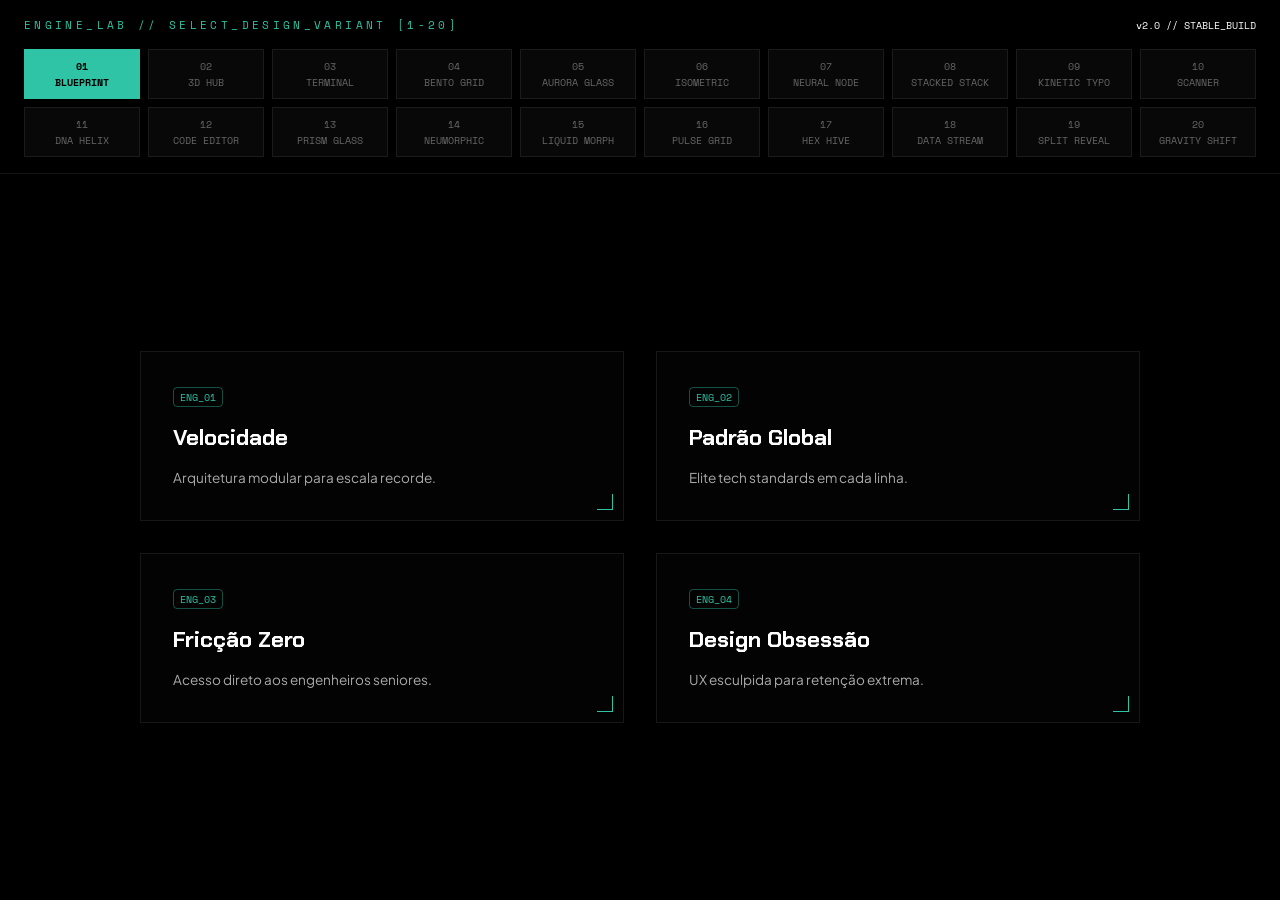
<file: labs/preview_diferenciais.html>
<!DOCTYPE html>
<html lang="pt-BR">
<head>
    <meta charset="UTF-8">
    <meta name="viewport" content="width=device-width, initial-scale=1.0">
    <title>GIVE // MEGA LAB - 20 DESIGNS</title>
    <link href="https://fonts.googleapis.com/css2?family=Chakra+Petch:wght@600;700&family=Plus+Jakarta+Sans:wght@400;700&family=Space+Mono&display=swap" rel="stylesheet">
    <style>
        :root {
            --bg: #050709;
            --accent: #2ec4a5;
            --accent-glow: rgba(46, 196, 165, 0.4);
            --border: rgba(255, 255, 255, 0.08);
            --font-display: 'Chakra Petch', sans-serif;
            --font-body: 'Plus Jakarta Sans', sans-serif;
            --font-mono: 'Space Mono', monospace;
        }

        body {
            margin: 0; background: var(--bg); color: #fff;
            font-family: var(--font-body); overflow: hidden; height: 100vh;
            display: flex; flex-direction: column;
        }

        /* UI DO LAB */
        .lab-ui {
            padding: 1rem 1.5rem; background: #000; border-bottom: 1px solid var(--border);
            display: flex; flex-direction: column; gap: 1rem; z-index: 1000;
        }
        .lab-header { display: flex; justify-content: space-between; align-items: center; }
        .lab-title { font-family: var(--font-mono); font-size: 0.7rem; color: var(--accent); letter-spacing: 0.3em; }
        
        .lab-grid-nav {
            display: grid; grid-template-columns: repeat(10, 1fr); gap: 0.5rem;
        }
        .btn-design {
            background: rgba(255,255,255,0.03); border: 1px solid var(--border);
            color: #666; font-family: var(--font-mono); font-size: 0.65rem;
            padding: 0.5rem; cursor: pointer; transition: all 0.2s; text-align: center;
        }
        .btn-design:hover { border-color: var(--accent); color: #fff; }
        .btn-design.active { background: var(--accent); color: #000; border-color: var(--accent); font-weight: bold; }

        .lab-stage { flex: 1; position: relative; overflow: hidden; background: #000; }
        .concept-view {
            position: absolute; inset: 0; display: none;
            align-items: center; justify-content: center; padding: 4rem;
            opacity: 0; transition: opacity 0.4s;
        }
        .concept-view.active { display: flex; opacity: 1; }

        /* REUTILIZÁVEIS E HELPERS */
        .grid-2x2 { display: grid; grid-template-columns: repeat(2, 1fr); gap: 2rem; max-width: 1000px; width: 100%; }
        .tag { font-family: var(--font-mono); font-size: 0.6rem; color: var(--accent); border: 1px solid var(--accent-glow); padding: 2px 6px; border-radius: 4px; margin-bottom: 1rem; display: inline-block; }
        
        /* 1. BLUEPRINT (V1 UPDATED) */
        .card-blueprint { border: 1px solid var(--border); padding: 2rem; background: rgba(255,255,255,0.01); transition: 0.3s; position: relative; }
        .card-blueprint:hover { border-color: var(--accent); background: rgba(46,196,165,0.03); transform: translateY(-5px); }
        .card-blueprint::after { content:''; position:absolute; bottom:10px; right:10px; width:15px; height:15px; border-bottom:1px solid var(--accent); border-right:1px solid var(--accent); }

        /* 3. CYBER TERMINAL (V1 UPDATED) */
        .term-box { width: 100%; max-width: 700px; padding: 2rem; border: 1px solid var(--accent-glow); background: rgba(0,0,0,0.9); font-family: var(--font-mono); }
        .term-line { margin-bottom: 1.5rem; display: flex; gap: 1rem; opacity: 0.6; transition: 0.3s; }
        .term-line:hover { opacity: 1; color: var(--accent); }

        /* 4. MAGNETIC BENTO */
        .bento-grid { display: grid; grid-template-columns: 1.5fr 1fr; grid-template-rows: 1fr 1fr; gap: 1rem; width: 900px; height: 500px; }
        .bento-item { background: #111; border: 1px solid var(--border); border-radius: 20px; padding: 2rem; transition: 0.3s; cursor: pointer; }
        .bento-item:hover { border-color: var(--accent); transform: scale(1.02); box-shadow: 0 0 30px rgba(0,0,0,0.5); }
        .bento-item:nth-child(1) { grid-row: span 2; }

        /* 5. AURORA GLASS */
        .aurora-bg { position: absolute; inset: 0; filter: blur(100px); z-index: -1; }
        .aurora-blob { position: absolute; width: 400px; height: 400px; border-radius: 50%; opacity: 0.2; animation: float 10s infinite alternate; }
        .glass-card { background: rgba(255,255,255,0.03); backdrop-filter: blur(20px); border: 1px solid rgba(255,255,255,0.1); padding: 3rem; border-radius: 30px; }

        /* 7. NEURAL NODES (CANVAS EMULATED) */
        .neural-svg { position: absolute; inset: 0; z-index: 0; opacity: 0.3; }

        /* 10. HOLOGRAPHIC SCANNER */
        .scanner-line { position: absolute; left: 0; top: 0; width: 100%; height: 5px; background: var(--accent); box-shadow: 0 0 20px var(--accent); animation: scan 3s infinite linear; pointer-events: none; }
        @keyframes scan { 0% { top: -10%; } 100% { top: 110%; } }

        /* 12. DNA HELIX */
        .helix-item { transform-style: preserve-3d; animation: rotateHelix 10s linear infinite; }
        @keyframes rotateHelix { from { transform: rotateY(0deg); } to { transform: rotateY(360deg); } }

        /* 19. CODE EDITOR */
        .code-window { width: 600px; background: #0d1117; border-radius: 8px; border: 1px solid var(--border); overflow: hidden; box-shadow: 0 50px 100px rgba(0,0,0,0.5); }
        .code-header { background: #161b22; padding: 10px; display: flex; gap: 6px; }
        .dot { width: 12px; height: 12px; border-radius: 50%; }

        @keyframes float { from { transform: translate(0, 0); } to { transform: translate(100px, 50px); } }
        
        h3 { font-family: var(--font-display); margin: 0 0 1rem 0; font-size: 1.4rem; }
        p { margin: 0; font-size: 0.85rem; color: #aaa; line-height: 1.5; }

    </style>
</head>
<body>

    <div class="lab-ui">
        <div class="lab-header">
            <div class="lab-title">ENGINE_LAB // SELECT_DESIGN_VARIANT [1-20]</div>
            <div style="font-family:var(--font-mono); font-size:0.6rem; color:var(--text-muted)">v2.0 // STABLE_BUILD</div>
        </div>
        <div class="lab-grid-nav" id="lab-nav">
            <!-- Buttons will be generated here -->
        </div>
    </div>

    <main class="lab-stage" id="stage">
        <!-- Vies will be injected by JS -->
    </main>

    <script>
        const designs = [
            { name: "Blueprint", cat: "Brutalist", content: `
                <div class="grid-2x2">
                    <div class="card-blueprint"><span class="tag">ENG_01</span><h3>Velocidade</h3><p>Arquitetura modular para escala recorde.</p></div>
                    <div class="card-blueprint"><span class="tag">ENG_02</span><h3>Padrão Global</h3><p>Elite tech standards em cada linha.</p></div>
                    <div class="card-blueprint"><span class="tag">ENG_03</span><h3>Fricção Zero</h3><p>Acesso direto aos engenheiros seniores.</p></div>
                    <div class="card-blueprint"><span class="tag">ENG_04</span><h3>Design Obsessão</h3><p>UX esculpida para retenção extrema.</p></div>
                </div>` },
            { name: "3D Hub", cat: "Futurist", content: `
                <div style="perspective:1000px">
                    <div style="width:300px; height:300px; background:var(--accent); border-radius:50%; box-shadow:0 0 100px var(--accent-glow); display:flex; align-items:center; justify-content:center; color:#000; font-weight:bold; font-family:var(--font-display); transform:rotateX(20deg) rotateY(-10deg)">GIVE_PROTOCOL</div>
                </div>` },
            { name: "Terminal", cat: "Hacker", content: `
                <div class="term-box">
                    <div class="term-line">> VELOCIDADE: MODULAR_DEPLOY_FAST</div>
                    <div class="term-line">> PADRÃO: CLEAN_CODE_STRICT</div>
                    <div class="term-line">> CONEXÃO: DIRECT_LINK_ACTIVE</div>
                    <div class="term-line">> VISUAL: PIXEL_PERFECT_INTERFACE</div>
                </div>` },
            { name: "Bento Grid", cat: "Minimalist", content: `
                <div class="bento-grid">
                    <div class="bento-item"><h3>Velocidade Real</h3><p>Entregamos mais rápido com CI/CD.</p></div>
                    <div class="bento-item"><h3>Padrão Global</h3><p>Rigorous tech assessment.</p></div>
                    <div class="bento-item"><h3>Zero Fricção</h3><p>Engenharia direta.</p></div>
                    <div class="bento-item"><h3>Design-First</h3><p>Interfaces premium.</p></div>
                </div>` },
            { name: "Aurora Glass", cat: "Luxury", content: `
                <div class="aurora-bg">
                    <div class="aurora-blob" style="background:#2ec4a5; left:20%; top:20%"></div>
                    <div class="aurora-blob" style="background:#3ddbb8; right:10%; bottom:10%"></div>
                </div>
                <div class="glass-card" style="width:600px">
                    <h3 style="font-size:3rem">O Protocolo Give</h3>
                    <p>Elegância tecnológica em cada detalhe da execução.</p>
                </div>` },
            { name: "Isometric", cat: "Isometric", content: `
                <div style="display:flex; gap:2rem; transform:rotateX(45deg) rotateZ(-45deg)">
                    <div style="width:150px; height:150px; background:var(--accent-glow); border:2px solid var(--accent); border-bottom:10px solid var(--accent)"></div>
                    <div style="width:150px; height:150px; background:var(--accent-glow); border:2px solid var(--accent); border-bottom:10px solid var(--accent)"></div>
                </div>` },
            { name: "Neural Node", cat: "Data", content: `
                <svg class="neural-svg" width="100%" height="100%"><circle cx="40%" cy="40%" r="4" fill="var(--accent)"><animate attributeName="r" values="4;8;4" dur="2s" repeatCount="indefinite"/></circle><line x1="10%" y1="10%" x2="40%" y2="40%" stroke="var(--accent)" stroke-width="0.5"/></svg>
                <h3 style="z-index:10; position:relative">Network of Excellence</h3>` },
            { name: "Stacked Stack", cat: "Motion", content: `
                <div style="display:flex; flex-direction:column; gap:-2rem; align-items:center">
                    <div class="bento-item" style="width:500px; transform:translateY(0)">Card 1</div>
                    <div class="bento-item" style="width:500px; transform:translateY(-50px) scale(0.95); opacity:0.8">Card 2</div>
                    <div class="bento-item" style="width:500px; transform:translateY(-100px) scale(0.90); opacity:0.6">Card 3</div>
                </div>` },
            { name: "Kinetic Typo", cat: "Typography", content: `
                <h1 style="font-size:8rem; font-family:var(--font-display); line-height:0.8; opacity:0.1; position:absolute">DESIGN DESIGN</h1>
                <h3 style="font-size:4rem; text-align:center">Obsessão pelo<br><span style="color:var(--accent)">Pixel</span></h3>` },
            { name: "Scanner", cat: "Cyber", content: `
                <div class="scanner-line"></div>
                <div style="display:flex; gap:2rem">
                    <div class="card-blueprint">Scanning Unit 01</div>
                    <div class="card-blueprint">Scanning Unit 02</div>
                </div>` },
            { name: "DNA Helix", cat: "Bio-Tech", content: `
                <div class="helix-item">
                    <div style="width:200px; height:400px; border-left:2px dashed var(--accent); border-right:2px dashed var(--accent)"></div>
                    <h3 style="text-align:center">DNA da Give</h3>
                </div>` },
            { name: "Code Editor", cat: "Dev", content: `
                <div class="code-window">
                    <div class="code-header"><div class="dot" style="background:#ff5f56"></div><div class="dot" style="background:#ffbd2e"></div><div class="dot" style="background:#27c93f"></div></div>
                    <div style="padding:2rem; color:#f8f8f2; font-family:var(--font-mono)">
                        <span style="color:#ff79c6">function</span> deployExperience() {<br>
                        &nbsp;&nbsp;<span style="color:#50fa7b">const</span> giveDNA = [<span style="color:#f1fa8c">'Speed'</span>, <span style="color:#f1fa8c">'Design'</span>];<br>
                        &nbsp;&nbsp;<span style="color:#6272a4">// Building amazing products...</span><br>
                        }
                    </div>
                </div>` },
            { name: "Prism Glass", cat: "Optical", content: `
                <div style="width:300px; height:200px; background:linear-gradient(45deg, var(--accent), transparent); clip-path: polygon(50% 0%, 100% 100%, 0% 100%); filter:blur(2px)"></div>
                <h3>Diferenciação via Prisma</h3>` },
            { name: "Neumorphic", cat: "UI", content: `
                <div style="width:200px; height:200px; background:#080a0c; border-radius:40px; box-shadow: 10px 10px 20px #030405, -10px -10px 20px #0d1013; display:flex; align-items:center; justify-content:center; color:var(--accent)">GIVE</div>` },
            { name: "Liquid Morph", cat: "Art", content: `
                <div style="width:200px; height:200px; background:var(--accent); border-radius:60% 40% 30% 70% / 60% 30% 70% 40%; animation: morph 4s ease-in-out infinite"></div>
                <style>@keyframes morph { 0%, 100% { border-radius: 60% 40% 30% 70%/60% 30% 70% 40%; } 50% { border-radius: 30% 60% 70% 40%/50% 60% 30% 60%; } }</style>` },
            { name: "Pulse Grid", cat: "Motion", content: `
                <div style="display:grid; grid-template-columns:repeat(5, 1fr); gap:1rem">
                    <div style="width:20px; height:20px; background:var(--accent); border-radius:50%; opacity:0.1"></div>
                    <div style="width:20px; height:20px; background:var(--accent); border-radius:50%; box-shadow:0 0 20px var(--accent); opacity:1"></div>
                </div>` },
            { name: "Hex Hive", cat: "Shape", content: `
                <div style="width:100px; height:115px; background:var(--accent-glow); clip-path: polygon(50% 0%, 100% 25%, 100% 75%, 50% 100%, 0% 75%, 0% 25%)"></div>` },
            { name: "Data Stream", cat: "Data", content: `
                <div style="height:300px; width:2px; background:linear-gradient(to bottom, transparent, var(--accent), transparent); border-radius:1px"></div>
                <h2 style="font-family:var(--font-mono)">STREAMING_CAPACITY</h2>` },
            { name: "Split Reveal", cat: "UI", content: `
                <div style="display:flex; width:800px; height:400px; border:1px solid var(--border)">
                    <div style="flex:1; border-right:1px solid var(--border); padding:2rem">Lançamento</div>
                    <div style="flex:1; background:var(--accent); color:#000; padding:2rem">Execução</div>
                </div>` },
            { name: "Gravity Shift", cat: "Logic", content: `
                <div style="display:flex; gap:1rem">
                    <div class="bento-item" style="animation: float 4s infinite alternate">Antigravidade</div>
                    <div class="bento-item" style="animation: float 5s infinite alternate-reverse">Give Flow</div>
                </div>` }
        ];

        const nav = document.getElementById('lab-nav');
        const stage = document.getElementById('stage');

        designs.forEach((d, i) => {
            const btn = document.createElement('button');
            btn.className = `btn-design ${i === 0 ? 'active' : ''}`;
            btn.innerHTML = `${(i + 1).toString().padStart(2, '0')}<br>${d.name.toUpperCase()}`;
            btn.onclick = () => switchView(i, btn);
            nav.appendChild(btn);

            const view = document.createElement('div');
            view.className = `concept-view ${i === 0 ? 'active' : ''}`;
            view.id = `view-${i}`;
            view.innerHTML = d.content;
            stage.appendChild(view);
        });

        function switchView(index, btn) {
            document.querySelectorAll('.concept-view').forEach(v => v.classList.remove('active'));
            document.querySelectorAll('.btn-design').forEach(b => b.classList.remove('active'));
            document.getElementById(`view-${index}`).classList.add('active');
            btn.classList.add('active');
        }
    </script>
</body>
</html>
</file>
<file: styles/style.css>
/* ── LANG TOGGLE — styles injected by lang.js ── */
    :root {
      --bg: #0c0c0d;
      --bg-2: #141416;
      --bg-card: #161618;
      --accent: #2ec4a5;
      --accent-glow: rgba(46,196,165,0.22);
      --accent-dim: rgba(46,196,165,0.08);
      --text: #edfaf6;
      --text-muted: #5a7d72;
      --border: rgba(46,196,165,0.14);
      --border-accent: rgba(46,196,165,0.32);
      --radius: 16px;
      --font-display: 'Chakra Petch', sans-serif;
      --font-body: 'Plus Jakarta Sans', sans-serif;
    }

    * {
      box-sizing: border-box;
      margin: 0;
      padding: 0;
    }

    body {
      background-color: #0c0c0d;
      color: var(--text);
      font-family: var(--font-body);
      overflow-x: hidden;
      line-height: 1.6;
    }

    /* ── Cinematic Noise ── */
    body::after {
      content: ""; position: fixed; inset: 0; pointer-events: none; z-index: 9999;
      background-image: url("data:image/svg+xml,%3Csvg viewBox='0 0 200 200' xmlns='http://www.w3.org/2000/svg'%3E%3Cfilter id='noiseFilter'%3E%3CfeTurbulence type='fractalNoise' baseFrequency='0.7' numOctaves='3' stitchTiles='stitch'/%3E%3C/filter%3E%3Crect width='100%25' height='100%25' filter='url(%23noiseFilter)'/%3E%3C/svg%3E");
      opacity: 0.05; mix-blend-mode: overlay;
    }

    h1, h2, h3, h4 {
      font-family: var(--font-display);
      line-height: 1.1;
      margin-bottom: 1rem;
    }

    a {
      color: inherit;
      text-decoration: none;
    }

    /* Typography */
    .hero-h1 {
      font-size: clamp(3rem, 8vw, 7.5rem);
      letter-spacing: -0.03em;
      margin-bottom: 1.5rem;
    }

    .hero-h1 .glow-text {
      background: linear-gradient(100deg, #fff 10%, #2ec4a5 60%, #3ddbb8 100%);
      -webkit-background-clip: text;
      background-clip: text;
      -webkit-text-fill-color: transparent;
      display: inline-block;
    }

    .pre-title {
      font-family: monospace;
      font-size: 0.85rem;
      letter-spacing: 0.2em;
      color: var(--accent);
      text-transform: uppercase;
      margin-bottom: 1.5rem;
      display: inline-block;
      text-shadow: 0 0 10px var(--accent-glow);
    }

    .sub-title {
      font-size: clamp(1rem, 2vw, 1.25rem);
      color: var(--text-muted);
      max-width: 600px;
      margin: 0 auto 3rem;
    }

    /* Hero Section */
    .hero {
      position: relative;
      height: 100vh;
      display: flex;
      flex-direction: column;
      align-items: center;
      justify-content: center;
      text-align: center;
      overflow: hidden;
    }

    #hero-canvas {
      position: absolute;
      top: 0; left: 0; width: 100%; height: 100%;
      z-index: 0;
      opacity: 0.6;
    }

    .hero-content {
      position: relative;
      z-index: 2;
      padding: 0 2rem;
    }

    /* HUD Elements */
    .hud-corner {
      position: absolute;
      width: 40px; height: 40px;
      border: 1px solid var(--border);
      opacity: 0.5;
      z-index: 1;
    }
    .hud-tl { top: 40px; left: 40px; border-right: none; border-bottom: none; }
    .hud-br { bottom: 40px; right: 40px; border-left: none; border-top: none; }
    
    .status-bar {
      position: absolute;
      top: 40px; right: 40px;
      font-family: monospace;
      font-size: 0.75rem;
      color: var(--text-muted);
      z-index: 2;
      display: flex;
      align-items: center;
      gap: 10px;
    }

    .blink {
      width: 8px; height: 12px;
      background: var(--accent);
      display: inline-block;
      animation: blink 1s step-end infinite;
    }

    @keyframes blink { 50% { opacity: 0; } }



    /* CTA Buttons (Glassmorphic) */
    .btn-group {
      display: flex;
      gap: 1rem;
      justify-content: center;
    }

    .btn {
      padding: 1rem 2rem;
      border-radius: 8px;
      font-weight: 500;
      font-family: var(--font-body);
      cursor: pointer;
      transition: all 0.3s ease;
      display: inline-flex;
      align-items: center;
      justify-content: center;
    }

    .btn-primary { 
      background: rgba(46,196,165,0.85); border: 1px solid rgba(255,255,255,0.15);
      color: #fff; position: relative; overflow: hidden;
      box-shadow: 0 10px 20px rgba(0,0,0,0.5); 
    }
    .btn-primary::after {
      content: ''; position: absolute; inset: 0;
      background: linear-gradient(105deg, transparent, rgba(255,255,255,0.4), transparent);
      transform: translateX(-100%); transition: transform 0.6s ease;
    }
    .btn-primary:hover { 
      background: rgba(46,196,165,1); transform: translateY(-2px);
      box-shadow: 0 15px 30px rgba(0,0,0,0.6), inset 0 1px 0 rgba(255,255,255,0.2); 
    }
    .btn-primary:hover::after { transform: translateX(100%); }

    .btn-ghost {
      background: transparent;
      color: var(--text);
      border: 1px solid var(--border);
      backdrop-filter: blur(5px);
    }

    .btn-ghost:hover {
      border-color: rgba(255,255,255,0.3);
      transform: translateY(-2px);
      background: rgba(255,255,255,0.05);
    }

    .scroll-indicator {
      position: absolute;
      bottom: 40px;
      left: 50%;
      transform: translateX(-50%);
      display: flex;
      flex-direction: column;
      align-items: center;
      gap: 8px;
      font-family: monospace;
      font-size: 0.7rem;
      color: var(--text-muted);
      z-index: 2;
    }

    .chevron {
      width: 14px; height: 14px;
      border-right: 2px solid var(--text-muted);
      border-bottom: 2px solid var(--text-muted);
      transform: rotate(45deg);
      animation: bounce 2s infinite;
    }

    @keyframes bounce {
      0%, 20%, 50%, 80%, 100% { transform: translateY(0) rotate(45deg); }
      40% { transform: translateY(-10px) rotate(45deg); }
      60% { transform: translateY(-5px) rotate(45deg); }
    }

    /* Scroll animations config */
    .hero-entrance {
      opacity: 0;
      transform: translateY(20px);
      animation: fadeUp 0.8s cubic-bezier(0.16, 1, 0.3, 1) forwards;
    }

    @keyframes fadeUp {
      to { opacity: 1; transform: translateY(0); }
    }

    .delay-1 { animation-delay: 0.2s; }
    .delay-2 { animation-delay: 0.4s; }
    .delay-3 { animation-delay: 0.6s; }
    .delay-4 { animation-delay: 0.8s; }

    /* --- SCROLL JOURNEY --- */
    .journey{position:relative;height:320vh}
    .journey-sticky{position:sticky;top:0;height:100vh;overflow:hidden;display:flex;align-items:center;justify-content:center}

    /* progress bar */
    .journey-bar{position:absolute;top:0;left:0;height:2px;background:linear-gradient(90deg,var(--blue),var(--cyan));width:0;z-index:10;transition:width .05s linear;box-shadow:0 0 12px var(--blue-glow)}

    /* scene label */
    .scene-badge{position:absolute;top:10%;left:50%;transform:translateX(-50%);font-family:monospace;font-size:.72rem;letter-spacing:.16em;color:var(--accent);border:1px solid var(--border-accent);background:var(--accent-dim);padding:.5rem 1.2rem;border-radius:20px;opacity:0;transition:opacity .5s;pointer-events:none}
    .scene-bottom{position:absolute;bottom:10%;left:0;right:0;text-align:center;opacity:0;transform:translateY(16px);transition:all .5s;pointer-events:none}
    .scene-bottom h3{font-family:var(--font-display);font-size:clamp(1.6rem,3vw,2.4rem);font-weight:800;letter-spacing:-.02em;margin-bottom:.5rem;color:#fff}
    .scene-bottom p{color:var(--text-muted);font-size:.95rem}

    /* floating code fragments — hidden */
    .code-frag{display:none}

    /* ── PROJECT SHOWCASE ORBITALS ───────────────────── */
    /* Orbital wrapper: handles absolute positioning & continuous float */
    .proj-orbital {
      position: absolute;
      z-index: 10;
      animation: orbitFloat var(--fd, 4.5s) ease-in-out infinite;
      animation-delay: var(--fdel, 0s);
    }
    @keyframes orbitFloat {
      0%, 100% { transform: translateY(0); }
      50% { transform: translateY(-16px); }
    }

    /* Card core: handles entrance scale/opacity and cinematic hover */
    .proj-card {
      position: relative;
      width: 100%; height: 100%;
      border-radius: 16px;
      overflow: hidden;
      border: 1px solid rgba(46,196,165,.4);
      background: #0c0f1a; /* SOLID BACKGROUND */
      pointer-events: auto;
      transition: opacity .6s cubic-bezier(.16,1,.3,1), transform .8s cubic-bezier(.16,1,.3,1), box-shadow .5s ease;
      box-shadow: 0 10px 40px rgba(0,0,0,.8);
    }
    .proj-card img {
      width: 100%; height: 100%;
      object-fit: cover; display: block;
      transition: transform .6s ease;
    }
    /* thin teal shimmer on top of each card */
    .proj-card::before {
      content: '';
      position: absolute; inset: 0;
      background: linear-gradient(135deg, rgba(46,196,165,.08) 0%, transparent 65%);
      z-index: 1; pointer-events: none;
    }
    /* bottom label */
    .proj-chip {
      position: absolute; bottom: 8px; left: 8px;
      font-family: monospace; font-size: .65rem; letter-spacing: .07em;
      color: var(--accent); background: rgba(0,0,0,.7);
      backdrop-filter: blur(8px); padding: 4px 10px;
      border-radius: 6px; border: 1px solid rgba(46,196,165,.18);
      z-index: 2; white-space: nowrap;
    }
    .proj-card.pc-visible {
      opacity: 1;
      transform: scale(1) translateY(0);
      box-shadow: 0 15px 40px rgba(0,0,0,.6), 0 0 25px rgba(46,196,165,.15);
    }
    .proj-card.pc-visible:hover {
      transform: scale(1.04) translateY(-4px);
      box-shadow: 0 25px 60px rgba(0,0,0,.8), 0 0 50px rgba(46,196,165,.4);
      border-color: rgba(46,196,165,.6);
    }
    .proj-card.pc-visible:hover img {
      transform: scale(1.05);
    }

    /* connection line SVG canvas */
    .scene-connector {
      position: absolute; inset: 0;
      pointer-events: none; z-index: 5;
      width: 100%; height: 100%;
      overflow: visible;
    }
    .conn-path {
      stroke: rgba(46,196,165,.35);
      stroke-width: 1.5;
      stroke-dasharray: 6 6;
      fill: none;
      opacity: 0;
      transition: opacity .8s ease .3s; /* fade in slightly after card */
    }
    .conn-path.cp-visible { opacity: 1; }

    /* ── SCENE 1 (WEB) ── laptop + 3 project floaters */
    .laptop-wrap{position:relative;transform-style:preserve-3d;perspective:1000px;transition:transform .05s linear}
    .laptop-body{width:min(480px,68vw);height:min(300px,43vw);background:rgba(12,15,26,.95);border:1.5px solid rgba(46,196,165,.25);border-radius:12px 12px 0 0;position:relative;overflow:hidden;box-shadow:0 0 60px rgba(46,196,165,.12),0 30px 60px rgba(0,0,0,.7)}
    .laptop-notch{position:absolute;top:0;left:0;right:0;height:28px;background:rgba(0,0,0,.4);display:flex;align-items:center;padding:0 12px;gap:6px}
    .notch-dot{width:9px;height:9px;border-radius:50%}
    .laptop-screen{padding:10px;height:calc(100% - 28px);display:flex;flex-direction:column;gap:8px}
    .ls-nav{height:22px;background:rgba(46,196,165,.07);border-radius:4px;border:1px solid rgba(46,196,165,.15)}
    .ls-hero{height:80px;background:linear-gradient(135deg,rgba(46,196,165,.14),rgba(61,219,184,.07));border-radius:6px;border:1px solid rgba(46,196,165,.15);position:relative;overflow:hidden}
    .ls-hero::after{content:"";position:absolute;inset:0;background:linear-gradient(90deg,transparent,rgba(46,196,165,.06),transparent);animation:shimmer 2.5s infinite}
    @keyframes shimmer{from{transform:translateX(-100%)}to{transform:translateX(100%)}}
    .ls-grid{display:flex;gap:8px;flex:1}
    .ls-card{flex:1;border-radius:5px;background:rgba(255,255,255,.03);border:1px solid var(--border)}
    .laptop-base{width:min(520px,74vw);height:14px;background:linear-gradient(180deg,#1a1d2e,#0f1020);border-radius:0 0 8px 8px;margin:0 auto}
    .laptop-foot{width:min(280px,40vw);height:6px;background:#0f1020;border-radius:0 0 4px 4px;margin:0 auto}
    /* Orbital Dimensions & Layout Positioning */
    /* web scene project orbitals */
    .orb-web-1 { width: min(320px,30vw); height: min(200px,19vw); left: 18%; top: 16%; }
    .orb-web-2 { width: min(320px,30vw); height: min(200px,19vw); right: 18%; top: 22%; }
    .orb-web-3 { width: min(340px,32vw); height: min(210px,20vw); left: 16%; bottom: 28%; }

    /* mobile scene project orbitals */
    .orb-mob-1 { width: min(210px,26vw); height: min(390px,49vw); left: 32%; top: 50%; margin-top: -195px; }
    .orb-mob-2 { width: min(210px,26vw); height: min(390px,49vw); right: 32%; top: 50%; margin-top: -115px; }

    /* automation scene project orbitals */
    .orb-auto-1 { width: min(325px,30vw); height: min(185px,17vw); left: 22%; top: 50%; margin-top: -140px; }
    .orb-auto-2 { width: min(325px,30vw); height: min(185px,17vw); right: 22%; top: 50%; margin-top: -20px; }

    /* RESPONSIVE OVERRIDE FOR ORBITALS (Prevent overlap) */
    @media (max-width: 1200px) {
      .orb-web-1 { left: 8%; }
      .orb-web-2 { right: 8%; }
      .orb-web-3 { left: 10%; }
      .orb-mob-1 { left: 15%; }
      .orb-mob-2 { right: 15%; }
    }
    @media (max-width: 900px) {
      .orb-web-1 { width: min(220px,35vw); left: 4%; top: 18%; }
      .orb-web-2 { width: min(220px,35vw); right: 4%; top: 24%; }
      .orb-web-3 { width: min(240px,38vw); left: 5%; bottom: 22%; }
      
      .orb-mob-1 { width: min(150px,34vw); height: min(200px,45vw); left: 3%; margin-top: -230px; }
      .orb-mob-2 { width: min(150px,34vw); height: min(200px,45vw); right: 3%; margin-top: 20px; }
      
      .orb-auto-1 { width: min(180px,38vw); height: min(120px,20vw); left: 4%; margin-top: -160px; }
      .orb-auto-2 { width: min(180px,38vw); height: min(120px,20vw); right: 4%; margin-top: 40px; }
    }
    @media (max-width: 480px) {
      /* Scene 1 (Web) Vertical fixes */
      .orb-web-1 { width: 44vw; height: auto; aspect-ratio: 16/10; left: 4%; top: 6%; margin-top: 0; }
      .orb-web-2 { width: 44vw; height: auto; aspect-ratio: 16/10; right: 4%; top: 20%; margin-top: 0; }
      .orb-web-3 { width: 48vw; height: auto; aspect-ratio: 16/10; left: 50%; bottom: 20%; transform: translateX(-50%); top: auto; }

      /* Scene 2 (Mobile) Vertical fixes */
      .orb-mob-1 { width: 38vw; height: auto; aspect-ratio: 9/16; left: 4%; top: 8%; margin-top: 0; }
      .orb-mob-2 { width: 38vw; height: auto; aspect-ratio: 9/16; right: 4%; bottom: 22%; top: auto; margin-top: 0; }
      #phone-wrap { max-width: 60vw; }
      
      /* Scene 3 (Automation) Vertical fixes */
      #robot-canvas { max-width: 75vw; margin-bottom: 40px; }
      .orb-auto-1 { width: 48vw; height: auto; aspect-ratio: 16/10; left: 4%; top: 12%; margin-top: 0; }
      .orb-auto-2 { width: 48vw; height: auto; aspect-ratio: 16/10; right: 4%; bottom: 22%; top: auto; margin-top: 0; }
      
      /* Clear global mobile filters that could cause blur/transparency confusion */
      .orb-web-1, .orb-web-2, .orb-web-3, .orb-mob-1, .orb-mob-2, .orb-auto-1, .orb-auto-2 {
        transform: none !important;
        opacity: 1 !important;
      }
    }

    /* SCENE 2 — phone */
    .phone-wrap{transform-style:preserve-3d;perspective:1000px;transition:transform .05s linear}
    .phone-body{width:min(200px,28vw);height:min(420px,60vw);background:#0c0f1a;border:2px solid rgba(255,255,255,.14);border-radius:36px;position:relative;overflow:hidden;box-shadow:0 0 50px rgba(46,196,165,.14),0 30px 60px rgba(0,0,0,.7)}
    .phone-island{position:absolute;top:12px;left:50%;transform:translateX(-50%);width:80px;height:22px;background:#000;border-radius:14px;z-index:5}
    .phone-screen{padding:44px 12px 12px;display:flex;flex-direction:column;gap:8px;height:100%}
    .ps-status{height:14px;display:flex;justify-content:space-between;align-items:center}
    .ps-dot{width:30px;height:5px;background:rgba(46,196,165,.4);border-radius:3px}
    .ps-card{border-radius:12px;background:linear-gradient(135deg,rgba(46,196,165,.11),rgba(61,219,184,.06));border:1px solid rgba(46,196,165,.14);padding:10px}
    .ps-card-h{height:9px;width:60%;background:rgba(255,255,255,.1);border-radius:3px;margin-bottom:6px}
    .ps-card-b{height:7px;width:80%;background:rgba(255,255,255,.05);border-radius:3px}
    .ps-list{display:flex;flex-direction:column;gap:6px;flex:1}
    .ps-item{height:30px;background:rgba(255,255,255,.03);border-radius:8px;border:1px solid var(--border);display:flex;align-items:center;padding:0 8px;gap:7px}
    .ps-icon{width:16px;height:16px;border-radius:4px;background:rgba(46,196,165,.2);flex-shrink:0}
    .ps-line{height:6px;flex:1;background:rgba(255,255,255,.06);border-radius:3px}
    .ps-nav-bar{height:34px;display:flex;align-items:center;justify-content:space-around;border-top:1px solid var(--border);padding-top:5px}
    .ps-nav-ico{width:20px;height:20px;border-radius:5px;background:rgba(255,255,255,.05)}
    .ps-nav-ico.active{background:rgba(46,196,165,.25)}
    /* badge bounce */
    .badge-notif{position:absolute;top:-6px;right:-6px;width:16px;height:16px;background:#ef4444;border-radius:50%;font-size:.55rem;color:#fff;display:flex;align-items:center;justify-content:center;font-family:monospace;animation:popIn .4s cubic-bezier(.34,1.56,.64,1) forwards;opacity:0}
    @keyframes popIn{to{opacity:1;transform:scale(1)}}
    /* SCENE 3 — robot */
    #robot-canvas{display:block;position:relative;z-index:10; max-width: 90vw; height: auto;}

    /* Below Fold Sections */
    .section {
      padding: 8rem 2rem;
      max-width: 1200px;
      margin: 0 auto;
    }

    /* ── Structural Blueprint Backgrounds ── */
    #work, #services, #process {
      position: relative;
    }
    #work::before, #services::before, #process::before {
      content: ""; position: absolute; top: 0; bottom: 0;
      width: 100vw; left: 50%; transform: translateX(-50%);
      z-index: -1; pointer-events: none;
    }
    #work::before {
      background-image: 
        url("data:image/svg+xml,%3Csvg width='160' height='160' xmlns='http://www.w3.org/2000/svg'%3E%3Cpath d='M20 20 L60 60 M60 60 L60 120 M60 120 L120 140 M120 140 L150 90 M150 90 L130 30 M130 30 L80 15 M80 15 L20 20 M60 60 L130 30 M150 90 L160 160 M0 0 L20 20 M120 140 L100 160' stroke='%23192224' stroke-width='0.7' fill='none'/%3E%3Ccircle cx='20' cy='20' r='1.5' fill='%23192224'/%3E%3Ccircle cx='60' cy='60' r='2' fill='%23192224'/%3E%3Ccircle cx='60' cy='120' r='1.5' fill='%23192224'/%3E%3Ccircle cx='120' cy='140' r='2.5' fill='%23192224'/%3E%3Ccircle cx='150' cy='90' r='1.5' fill='%23192224'/%3E%3Ccircle cx='130' cy='30' r='2' fill='%23192224'/%3E%3Ccircle cx='80' cy='15' r='1.5' fill='%23192224'/%3E%3C/svg%3E");
      background-size: 250px 250px;
      mask-image: linear-gradient(to bottom, transparent, black 10%, black 90%, transparent);
      -webkit-mask-image: linear-gradient(to bottom, transparent, black 10%, black 90%, transparent);
    }
    #services::before {
      background-color: #0d1011; 
      background-image: 
        url("data:image/svg+xml,%3Csvg width='120' height='69.6' xmlns='http://www.w3.org/2000/svg'%3E%3Cpath d='M60 0 L120 34.8 L60 69.6 L0 34.8 Z M0 34.8 L60 69.6 M60 69.6 L120 34.8 M60 34.8 L60 69.6' stroke='%23161d1f' stroke-width='0.5' fill='none'/%3E%3C/svg%3E"),
        url("data:image/svg+xml,%3Csvg width='360' height='208.8' xmlns='http://www.w3.org/2000/svg'%3E%3Cpath d='M180 0 L360 104.4 L180 208.8 L0 104.4 Z' stroke='%23182224' stroke-dasharray='2 8' stroke-width='1' fill='none'/%3E%3C/svg%3E");
      background-size: 80px 46.4px, 400px 232px;
      box-shadow: inset 0 30px 60px var(--bg), inset 0 -30px 60px var(--bg);
    }
    #process::before {
      background-image: 
        url("data:image/svg+xml,%3Csvg width='400' height='400' xmlns='http://www.w3.org/2000/svg'%3E%3Crect x='40' y='40' width='100' height='60' rx='4' stroke='%23192224' stroke-width='0.5' fill='none'/%3E%3Crect x='240' y='280' width='100' height='60' rx='4' stroke='%23192224' stroke-width='0.5' fill='none'/%3E%3Cpath d='M140 70 L290 70 L290 280' stroke='%23192224' stroke-width='0.5' stroke-dasharray='4' fill='none'/%3E%3Ccircle cx='290' cy='280' r='2.5' fill='%23192224'/%3E%3Cpath d='M90 100 L90 310 L240 310' stroke='%23192224' stroke-width='0.5' fill='none'/%3E%3Ccircle cx='240' cy='310' r='4' stroke='%23192224' fill='none'/%3E%3C/svg%3E");
      background-size: 500px 500px;
      mask-image: linear-gradient(to bottom, transparent, black 15%, black 85%, transparent);
      -webkit-mask-image: linear-gradient(to bottom, transparent, black 15%, black 85%, transparent);
    }

    .section-header {
      text-align: center;
      margin-bottom: 5rem;
    }
    .section-title {
      font-size: clamp(2.5rem, 5vw, 4rem);
    }

    /* Trusted By / Client Roster Cinematic Reveal */
    .trusted-grid {
      display: grid;
      grid-template-columns: repeat(5, 1fr);
      gap: 1.5rem;
      position: relative;
    }
    @media (max-width: 1100px) {
      .trusted-grid { grid-template-columns: repeat(3, 1fr); }
    }
    @media (max-width: 768px) {
      .trusted-grid { grid-template-columns: repeat(2, 1fr); }
    }
    @media (max-width: 480px) {
      .trusted-grid { grid-template-columns: 1fr; }
    }
    .trusted-item {
      aspect-ratio: 16/11;
      display: flex;
      align-items: center;
      justify-content: center;
      border: 1px solid rgba(255,255,255,0.06);
      border-radius: var(--radius);
      background: rgba(12,12,14,0.4);
      backdrop-filter: blur(8px); -webkit-backdrop-filter: blur(8px);
      font-family: var(--font-display);
      font-size: 1.55rem;
      color: var(--text-muted);
      cursor: crosshair;
      transition: all 0.5s cubic-bezier(0.16, 1, 0.3, 1);
      position: relative;
      overflow: hidden;
      transform-style: preserve-3d;
    }
    .ti-bg {
      position: absolute; inset: -10px; z-index: 0;
      background-image: var(--bg-img);
      background-size: cover; background-position: center;
      opacity: 0.6; filter: grayscale(20%) blur(1px); transform: scale(1.02);
      transition: all 0.7s cubic-bezier(0.16, 1, 0.3, 1);
    }
    .ti-overlay {
      position: absolute; inset: 0; z-index: 1;
      background: linear-gradient(180deg, rgba(6,14,12,0.85) 0%, rgba(6,14,12,0.4) 100%);
      opacity: 0.6; transition: all 0.7s ease;
    }
    .ti-text {
      position: relative; z-index: 2;
      transition: all 0.5s cubic-bezier(0.16, 1, 0.3, 1);
      pointer-events: none;
      color: rgba(255,255,255,0.7);
      text-align: center;
    }
    .trusted-item:hover {
      border-color: var(--accent);
      transform: translateY(-6px);
      box-shadow: 0 25px 50px rgba(0,0,0,0.6), inset 0 1px 0 rgba(255,255,255,0.1);
    }
    .trusted-item:hover .ti-bg {
      opacity: 1; filter: grayscale(0%) blur(0px); transform: scale(1);
    }
    .trusted-item:hover .ti-overlay { opacity: 0.4; }
    .trusted-item:hover .ti-text {
      color: #fff; text-shadow: 0 4px 15px rgba(0,0,0,0.9); transform: scale(1.08);
    }

    .hover-card {
      position: fixed;
      width: 320px;
      background: rgba(13, 17, 23, 0.8);
      backdrop-filter: blur(24px);
      border: 1px solid var(--border-accent);
      border-radius: 12px;
      padding: 1.5rem;
      pointer-events: none;
      opacity: 0;
      transform: scale(0.92) translate(-50%, -100%);
      transition: opacity 0.2s ease, transform 0.2s ease;
      z-index: 10000002;
      box-shadow: 0 30px 60px rgba(0,0,0,0.6);
    }
    .hover-card.active {
      opacity: 1;
      transform: scale(1) translate(-50%, -110%);
    }
    .hc-title { font-family: var(--font-display); font-weight: 700; color: var(--accent); margin-bottom: 0.5rem; font-size: 1.1rem; }
    .hc-desc { font-size: 0.9rem; color: #fff; margin-bottom: 0.8rem; line-height: 1.4; }
    .hc-metric { font-family: monospace; font-size: 0.78rem; font-weight: 700; color: #10b981; text-transform: uppercase; letter-spacing: 0.05em; }

    /* ── SERVICES BENTO ────────────────────────────── */
    .services-bento {
      display: grid;
      grid-template-columns: 2fr 1fr 1fr;
      grid-template-rows: auto auto;
      gap: 1.1rem;
    }
    .sb-card {
      background: linear-gradient(135deg, rgba(46,196,165,.06), #141416);
      border: 1px solid var(--border);
      border-radius: 20px;
      padding: 2rem;
      position: relative;
      overflow: hidden;
      transition: all 0.4s cubic-bezier(.16,1,.3,1);
      display: flex;
      flex-direction: column;
    }
    /* hover spotlight */
    .sb-card::before {
      content: '';
      position: absolute;
      inset: 0;
      background: radial-gradient(circle at var(--mx,50%) var(--my,50%), rgba(46,196,165,.08) 0%, transparent 65%);
      opacity: 0;
      transition: opacity .3s;
      pointer-events: none;
      z-index: 0;
    }
    .sb-card:hover::before { opacity: 1; }
    .sb-card:hover {
      border-color: var(--border-accent);
      transform: translateY(-5px);
      box-shadow: 0 16px 50px rgba(46,196,165,.1);
    }
    .sb-card-web { grid-column: 1; grid-row: 1 / 3; }
    .sb-card-mobile { grid-column: 2; grid-row: 1; }
    .sb-card-ai { grid-column: 3; grid-row: 1; }
    .sb-card-backend { grid-column: 2; grid-row: 2; }
    .sb-card-cloud { grid-column: 3; grid-row: 2; }
    .sb-card-design { grid-column: 1 / 4; grid-row: 3; flex-direction: row; align-items: center; gap: 3rem; }
    .sb-card > * { position: relative; z-index: 1; }
    /* visual area */
    .sb-vis { flex-shrink: 0; margin-bottom: 1.5rem; position: relative; }
    .sb-card-web .sb-vis { height: 160px; }
    .sb-card-mobile .sb-vis, .sb-card-ai .sb-vis { height: 100px; }
    .sb-card-backend .sb-vis, .sb-card-cloud .sb-vis { height: 90px; }
    .sb-card-design .sb-vis { width: 240px; height: 80px; margin-bottom: 0; flex-shrink: 0; }
    /* card title */
    .sb-card h3 { font-family: var(--font-display); font-size: 1.4rem; margin-bottom: .4rem; color: #fff; }
    .sb-card-web h3 { font-size: 1.9rem; }
    .sb-card p { color: var(--text-muted); font-size: .9rem; line-height: 1.6; }
    /* tags */
    .sb-tags { display: flex; flex-wrap: wrap; gap: 6px; margin-top: auto; padding-top: 1.2rem; }
    .sb-tag {
      font-family: monospace; font-size: .68rem; letter-spacing: .04em;
      color: var(--accent); background: var(--accent-dim);
      border: 1px solid rgba(46,196,165,.18);
      padding: 3px 9px; border-radius: 5px;
    }
    /* arrow */
    .sb-arrow {
      position: absolute; bottom: 1.4rem; right: 1.4rem;
      width: 32px; height: 32px; border-radius: 50%;
      border: 1px solid var(--border); display: flex;
      align-items: center; justify-content: center;
      color: var(--text-muted); font-size: .9rem;
      transition: all .3s; text-decoration: none;
    }
    .sb-card:hover .sb-arrow {
      border-color: var(--accent); color: var(--accent);
      transform: translate(3px,-3px);
    }
    /* ── BROWSER VIS (Web) ── */
    .vis-browser {
      width: 100%; height: 100%;
      background: #0c0e1a; border-radius: 8px;
      border: 1px solid rgba(46,196,165,.2);
      overflow: hidden; display: flex; flex-direction: column;
    }
    .vb-bar { height: 22px; background: rgba(0,0,0,.3); display: flex; align-items: center; padding: 0 8px; gap: 5px; flex-shrink: 0; }
    .vb-dot { width: 7px; height: 7px; border-radius: 50%; }
    .vb-url { flex: 1; height: 12px; background: rgba(46,196,165,.16); border-radius: 3px; margin-left: 8px; border: 1px solid rgba(46,196,165,.25); }
    .vb-body { flex: 1; padding: 8px; display: flex; flex-direction: column; gap: 6px; }
    .vb-hero { height: 40px; background: linear-gradient(90deg, rgba(46,196,165,.35), rgba(61,219,184,.15)); border-radius: 4px; border: 1px solid rgba(46,196,165,.12); position: relative; overflow: hidden; }
    .vb-hero::after { content:''; position:absolute; inset:0; background: linear-gradient(90deg,transparent,rgba(46,196,165,.1),transparent); animation: shimmer 2.2s infinite; }
    .vb-row { display: flex; gap: 6px; }
    .vb-col { flex: 1; border-radius: 3px; background: rgba(255,255,255,.07); border: 1px solid rgba(46,196,165,.14); }
    /* animated typing cursor */
    .vb-cursor { position:absolute; width:2px; height:14px; background:var(--accent); top:4px; left:10px; animation: blink .9s step-end infinite; border-radius: 1px; }
    /* ── PHONE VIS (Mobile) ── */
    .vis-phone { width: 44px; height: 80px; border: 1.5px solid rgba(255,255,255,.18); border-radius: 10px; position: absolute; right: 16px; top: 50%; transform: translateY(-50%) rotate(-8deg); background: #0c0f1a; overflow: hidden; }
    .vp-notch { width: 16px; height: 4px; background: #000; border-radius: 2px; margin: 5px auto 4px; }
    .vp-apps { display: grid; grid-template-columns: repeat(3,1fr); gap: 3px; padding: 0 5px; }
    .vp-app { width: 9px; height: 9px; border-radius: 2px; background: rgba(46,196,165,.7); animation: appPop .6s ease forwards; opacity: 0; }
    .vp-app:nth-child(2){animation-delay:.1s;background:rgba(61,219,184,.65)}
    .vp-app:nth-child(3){animation-delay:.2s;background:rgba(46,196,165,.55)}
    .vp-app:nth-child(4){animation-delay:.3s;background:rgba(46,196,165,.5)}
    .vp-app:nth-child(5){animation-delay:.15s;background:rgba(61,219,184,.7)}
    .vp-app:nth-child(6){animation-delay:.25s;background:rgba(46,196,165,.6)}
    @keyframes appPop { to { opacity: 1; transform: scale(1); } from { opacity:0; transform:scale(.4); } }
    .vis-phone-wave { position: absolute; left: 0; top: 50%; width: 30px; height: 60px; transform: translateY(-50%) rotate(-8deg);  }
    .vwave { width: 20px; height: 20px; border: 1.5px solid rgba(46,196,165,.3); border-radius: 50%; position: absolute; left: 4px; top: 50%; animation: waveOut 2s ease-out infinite; }
    .vwave:nth-child(2){animation-delay:.5s}.vwave:nth-child(3){animation-delay:1s}
    @keyframes waveOut { 0%{transform:translateY(-50%) scale(.5);opacity:.6} 100%{transform:translateY(-50%) scale(2);opacity:0} }
    /* ── NEURAL NET VIS (AI) ── */
    .vis-neural { width: 100%; height: 100%; }
    /* ── SERVER RACK VIS (Backend) ── */
    .vis-server { display: flex; flex-direction: column; gap: 5px; padding: 4px 0; width: 100%; height: 100%; justify-content: center; }
    .vserv-row { height: 18px; background: rgba(46,196,165,.12); border-radius: 4px; border: 1px solid rgba(46,196,165,.25); position: relative; overflow: hidden; display: flex; align-items: center; padding: 0 8px; gap: 4px; }
    .vserv-led { width: 5px; height: 5px; border-radius: 50%; background: var(--accent); box-shadow: 0 0 4px var(--accent); animation: ledBlink 1.5s step-end infinite; flex-shrink: 0; }
    .vserv-led:nth-child(1){animation-delay:0s}
    .vserv-led:nth-child(2){animation-delay:.5s;background:rgba(61,219,184,.5)}
    @keyframes ledBlink{ 50%{opacity:.2} }
    .vserv-packet { position: absolute; width: 18px; height: 3px; background: linear-gradient(90deg, transparent, rgba(46,196,165,.8), transparent); border-radius: 2px; top: 50%; transform: translateY(-50%); animation: packetFlow 2.5s linear infinite; }
    .vserv-row:nth-child(2) .vserv-packet { animation-delay: .8s; animation-duration: 2s; }
    .vserv-row:nth-child(3) .vserv-packet { animation-delay: 1.4s; animation-duration: 3s; }
    @keyframes packetFlow { from{left:-20px} to{left:calc(100% + 20px)} }
    /* ── CLOUD ORBIT VIS ── */
    .vis-cloud { width: 100%; height: 100%; position: relative; display: flex; align-items: center; justify-content: center; }
    .vc-center { font-size: 1.6rem; animation: cloudFloat 3s ease-in-out infinite; }
    @keyframes cloudFloat { 0%,100%{transform:translateY(0)} 50%{transform:translateY(-5px)} }
    .vc-orbit { position: absolute; width: 7px; height: 7px; border-radius: 50%; background: var(--accent); box-shadow: 0 0 6px var(--accent); animation: orbitNode 3s linear infinite; }
    .vc-orbit:nth-child(2){ transform-origin: 40px 0; animation-duration:2.5s; background:#3ddbb8; }
    .vc-orbit:nth-child(3){ transform-origin: -35px 15px; animation-duration:3.5s; animation-direction:reverse; }
    .vc-orbit:nth-child(4){ transform-origin: 25px -35px; animation-duration:4s; background:#3ddbb8; }
    @keyframes orbitNode { to{ transform:rotate(360deg) translateX(38px); } }
    /* ── PALETTE VIS (Design) ── */
    .vis-palette { display: flex; gap: 8px; align-items: center; height: 100%; }
    .vpal-swatch { border-radius: 12px; flex: 1; height: 56px; transition: all .4s; border: 1px solid rgba(255,255,255,.08); }
    .sb-card-design:hover .vpal-swatch { transform: scaleY(1.15); }
    /* ── RESPONSIVE ── */
    @media (max-width: 900px) {
      .services-bento { grid-template-columns: 1fr 1fr; }
      .sb-card-web { grid-column: 1 / 3; grid-row: 1; }
      .sb-card-mobile { grid-column: 1; grid-row: 2; }
      .sb-card-ai { grid-column: 2; grid-row: 2; }
      .sb-card-backend { grid-column: 1; grid-row: 3; }
      .sb-card-cloud { grid-column: 2; grid-row: 3; }
      .sb-card-design { grid-column: 1 / 3; grid-row: 4; flex-direction: column; gap: 1.5rem; }
      .sb-card-design .sb-vis { width: 100%; height: 70px; }
    }

    /* Process */
    .process-timeline {
      display: flex;
      justify-content: space-between;
      position: relative;
      margin-top: 4rem;
    }
    .timeline-line {
      position: absolute;
      top: 25px; left: 9%; right: 9%;
      height: 2px; background: var(--border);
      z-index: 0;
    }
    .timeline-progress {
      position: absolute;
      top: 25px; left: 9%; width: 0%;
      height: 2px; background: var(--accent);
      box-shadow: 0 0 15px var(--accent);
      transition: width 1s cubic-bezier(0.16, 1, 0.3, 1);
      z-index: 1;
    }
    .step {
      position: relative; z-index: 2;
      display: flex; flex-direction: column; align-items: center;
      text-align: center; width: 18%;
    }
    .step-icon {
      width: 50px; height: 50px;
      background: var(--bg); border: 2px solid var(--border);
      border-radius: 50%;
      display: flex; align-items: center; justify-content: center;
      font-family: monospace; color: var(--text-muted);
      margin-bottom: 1rem; transition: all 0.4s ease;
    }
    .step.active .step-icon {
      border-color: var(--accent);
      color: var(--accent);
      box-shadow: 0 0 15px var(--accent-glow);
    }

    /* Numbers */
    .numbers-wrapper {
      background: var(--bg-2);
      border-top: 1px solid var(--border);
      border-bottom: 1px solid var(--border);
      padding: 6rem 0;
    }
    .numbers-grid {
      display: grid;
      grid-template-columns: repeat(4, 1fr);
      text-align: center;
      max-width: 1200px; margin: 0 auto;
    }
    .num-val {
      font-family: var(--font-display);
      font-size: 4rem;
      color: #fff;
      text-shadow: 0 0 20px rgba(255,255,255,0.2);
    }
    .num-label {
      font-family: monospace;
      color: var(--accent);
      letter-spacing: 0.1em;
      text-transform: uppercase;
      font-size: 0.85rem;
    }

    /*  CTA SECTION REDESIGN  */
    .cta-section {
      padding: 9rem 2rem;
      position: relative;
      overflow: hidden;
    }
    /* animated orbital rings */
    .cta-rings { position:absolute; inset:0; pointer-events:none; display:flex; align-items:center; justify-content:center; }
    .cta-ring {
      position:absolute; border-radius:50%;
      border: 1px dashed rgba(46,196,165,.12);
    }
    .cta-ring-1 { width:500px; height:500px; animation: ctaRingRot 22s linear infinite; }
    .cta-ring-2 { width:750px; height:750px; border-color:rgba(46,196,165,.07); animation: ctaRingRot 35s linear infinite reverse; }
    .cta-ring-3 { width:1050px; height:1050px; border-color:rgba(46,196,165,.04); animation: ctaRingRot 55s linear infinite; }
    .cta-glow { position:absolute; width:600px; height:600px; border-radius:50%; background: radial-gradient(circle, rgba(46,196,165,.06) 0%, transparent 70%); pointer-events:none; }
    @keyframes ctaRingRot { to { transform: rotate(360deg); } }
    /* inner layout */
    .cta-inner {
      max-width: 1180px; margin: 0 auto;
      display: grid; grid-template-columns: 1.1fr 0.9fr;
      gap: 5rem; align-items: center;
      position: relative; z-index: 2;
    }
    .cta-h2 {
      font-size: clamp(2.8rem, 5.5vw, 4.8rem);
      line-height: 1.1; margin-bottom: 1.4rem;
    }
    .cta-hl {
      display: block;
      background: linear-gradient(105deg, #fff 10%, #2ec4a5 55%, #3ddbb8 100%);
      -webkit-background-clip: text; background-clip: text;
      -webkit-text-fill-color: transparent;
    }
    /* status badge */
    .cta-status {
      display: inline-flex; align-items: center; gap: 8px;
      padding: .35rem .9rem; border-radius: 20px;
      border: 1px solid rgba(46,196,165,.25);
      background: rgba(46,196,165,.06);
      font-size: .75rem; letter-spacing: .08em; text-transform: uppercase;
      color: var(--accent); margin-bottom: 1.8rem;
    }
    .cta-status-dot {
      width: 7px; height: 7px; border-radius: 50%;
      background: var(--accent); box-shadow: 0 0 8px var(--accent);
      animation: pulse 2s ease-in-out infinite;
      flex-shrink: 0;
    }
    /* buttons row */
    .cta-btns { display: flex; gap: 1rem; flex-wrap: wrap; margin: 2rem 0; }
    .btn-ghost-ring {
      padding: .9rem 2rem; border-radius: 10px;
      border: 1px solid var(--border);
      color: var(--text-muted); font-family: var(--font-body);
      font-size: 1rem; text-decoration: none;
      transition: all .3s;
    }
    .btn-ghost-ring:hover { border-color: var(--accent); color: #fff; }
    /* trust metrics row */
    .cta-trust {
      display: flex; align-items: center; gap: 2rem;
      margin-top: 1rem; padding-top: 1.5rem;
      border-top: 1px solid var(--border);
    }
    .cta-trust-item { 
      display: flex; flex-direction: column; gap: 2px; 
      transition: transform 0.3s ease; cursor: default; 
    }
    .cta-trust-item:hover { transform: translateY(-5px); }
    .cta-trust-item:hover .cti-val { color: var(--accent); text-shadow: 0 0 12px var(--accent-glow); }
    .cti-val { font-family: var(--font-body); font-size: 1.1rem; font-weight: 800; color: #fff; transition: all 0.3s ease; }
    .cti-lbl { font-size: .72rem; color: var(--text-muted); text-transform: uppercase; letter-spacing: .05em; }
    .cta-trust-sep { width: 1px; height: 36px; background: var(--border); }
    /* right card */
    .cta-card {
      background: rgba(12, 12, 13, 0.4);
      border: 1px solid var(--border-accent); border-radius: 24px;
      padding: 2.4rem;
      backdrop-filter: blur(24px); -webkit-backdrop-filter: blur(24px);
      position: relative; overflow: hidden;
      transform-style: preserve-3d;
      box-shadow: 0 30px 60px rgba(0,0,0,0.6), inset 0 0 0 1px rgba(255,255,255,0.05);
      transition: transform 0.1s ease-out;
    }
    .cta-card::before {
      content:''; position:absolute; top:-40%; right:-30%;
      width:260px; height:260px; border-radius:50%;
      background: radial-gradient(circle, rgba(46,196,165,.1) 0%, transparent 70%);
      pointer-events:none;
    }
    .cta-card-label {
      font-family: monospace; font-size: .7rem; letter-spacing:.12em;
      color: var(--accent); text-transform: uppercase;
      margin-bottom: 1.8rem; display:flex; align-items:center; gap:8px;
    }
    .cta-card-label::before { content:''; display:inline-block; width:20px; height:1px; background:var(--accent); }
    .cta-steps { 
      display:flex; flex-direction:column; gap:1.4rem; position: relative; 
    }
    .cta-steps::before {
      content: ''; position: absolute; left: 16px; top: 10px; bottom: 30px;
      width: 2px; background: rgba(46,196,165,0.1); z-index: 0;
    }
    .cta-steps::after {
      content: ''; position: absolute; left: 16px; top: 10px; height: 0%;
      width: 2px; background: var(--accent); z-index: 1;
      box-shadow: 0 0 10px var(--accent-glow), 0 0 20px var(--accent);
      transition: height 1.2s cubic-bezier(0.16,1,0.3,1);
    }
    .cta-steps.scrolled::after {
      height: calc(100% - 40px);
    }
    .cta-step {
      display: flex; gap: 1.2rem; align-items: flex-start;
      padding-bottom: 1.4rem; position: relative; z-index: 2;
    }
    .cta-step:last-child { padding-bottom: 0; }
    .cta-step-num {
      font-family: monospace; font-size:.75rem; color:var(--accent);
      background: var(--bg); border: 1px solid rgba(46,196,165,.2);
      border-radius: 6px; padding: 4px 8px; flex-shrink: 0;
      margin-top: 2px; transition: all 0.4s ease;
    }
    .cta-step.active-step .cta-step-num {
      background: var(--accent); color: #000;
      box-shadow: 0 0 15px var(--accent-glow);
      border-color: var(--accent);
    }
    .cta-step strong { font-size: .95rem; color:#fff; display:block; margin-bottom:2px; }
    .cta-step p { font-size:.83rem; color:var(--text-muted); margin:0; line-height:1.5; }
    .cta-card-footer {
      margin-top: 1.8rem; padding-top: 1.2rem;
      border-top: 1px solid var(--border);
      display: flex; align-items: center; gap: 8px;
    }
    /* responsive */
    @media (max-width: 900px) {
      .cta-inner { grid-template-columns: 1fr; gap: 3rem; }
      .cta-ring-2, .cta-ring-3 { display: none; }
      .cta-trust { 
        display: grid; 
        grid-template-columns: 1fr 1fr; 
        gap: 1.5rem; 
      }
      .cta-trust-sep { display: none; }
    }
    @media (max-width: 500px) {
      .cta-btns { flex-direction: column; }
      .btn-ghost-ring { text-align: center; }
      .cta-h2 { font-size: 2.2rem; }
    }

    /* Footer */
    footer {
      border-top: 1px solid var(--border);
      padding: 4rem 2rem;
      text-align: center;
      color: var(--text-muted);
    }
    .footer-logo {
      font-family: var(--font-display);
      font-size: 1.5rem;
      color: #fff;
      margin-bottom: 1rem;
    }

    /* Utility */
    .reveal {
      opacity: 0;
      transform: translateY(40px);
      transition: all 0.7s cubic-bezier(0.16, 1, 0.3, 1);
    }
    .reveal.active {
      opacity: 1;
      transform: translateY(0);
    }

    @media (max-width: 768px) {
      .hero-h1 { font-size: 3rem; }
      .trusted-grid { grid-template-columns: repeat(2, 1fr); }
      .process-timeline { flex-direction: column; gap: 3rem; position: relative; padding-left: 20px; }
      .timeline-line { display: block; left: 45px; top: 25px; bottom: 25px; width: 2px; height: auto; right: auto; }
      .timeline-progress { display: block; left: 45px; top: 25px; width: 2px; height: 0; right: auto; box-shadow: 0 0 20px var(--accent); }
      .step { width: 100%; flex-direction: row; text-align: left; gap: 1.5rem; justify-content: flex-start; }
      .step-icon { flex-shrink: 0; width: 50px; height: 50px; z-index: 2; }
      .numbers-grid { grid-template-columns: repeat(2, 1fr); gap: 3rem; }
      /* #21 — HORIZONTAL SNAP SERVICES */
      .services-grid {
        display: flex;
        flex-direction: row;
        overflow-x: auto;
        scroll-snap-type: x mandatory;
        gap: 1.2rem;
        padding-bottom: 1rem;
        -webkit-overflow-scrolling: touch;
      }
      .service-card { min-width: 80vw; scroll-snap-align: center; }
      .snap-dots { display: flex !important; justify-content: center; gap: 6px; margin-top: 1rem; }
      .snap-dot { width: 6px; height: 6px; border-radius: 50%; background: var(--border); transition: background .3s; }
      .snap-dot.on { background: var(--accent); }
      /* #22 — MOBILE FLOATING CTA */
      .mobile-cta-bar { display: flex !important; }
    }


    /* ── #19 FULL-PAGE SCROLL PROGRESS ──────────────── */
    #page-progress {
      position: fixed; top: 0; left: 0; height: 2px;
      background: linear-gradient(90deg, var(--accent), #3ddbb8);
      width: 0%; z-index: 10000; pointer-events: none;
      box-shadow: 0 0 8px var(--accent-glow);
      transition: width .05s linear;
    }

    /* ── #1 NAV SCROLLSPY ────────────────────────────── */
    nav { position: fixed; top: 0; left: 0; right: 0; z-index: 1000; padding: 1.1rem 2.5rem;
      display: flex; align-items: center; justify-content: space-between;
      backdrop-filter: blur(18px); -webkit-backdrop-filter: blur(18px);
      background: rgba(6,14,12,0); border-bottom: 1px solid transparent;
      transition: all .4s;
    }
    nav.scrolled { background: rgba(6,14,12,0.9); border-bottom-color: var(--border); }
    .nav-logo { font-family: var(--font-display); font-size: 1.15rem; font-weight: 800; color: #fff; display: flex; align-items: center; gap: 10px; }
    .nav-links { display: flex; gap: 2.2rem; list-style: none; }
    .nav-links a { font-size: .88rem; color: var(--text-muted); letter-spacing: .04em; text-transform: uppercase; text-decoration: none; transition: color .2s; }
    .nav-links a:hover, .nav-links a.active { color: #fff; }
    .nav-links a.active { text-shadow: 0 0 12px var(--accent-glow); }
    .nav-cta { font-family: var(--font-body); font-size: .88rem; font-weight: 500; padding: .65rem 1.5rem; background: var(--accent); color: #fff; border: none; border-radius: 8px; box-shadow: 0 0 22px var(--accent-glow); transition: all .3s; text-decoration: none; }
    .nav-cta:hover { box-shadow: 0 0 38px rgba(46,196,165,.5); transform: translateY(-1px); }

    /* ── #2 LOGO ASSEMBLY ANIMATION ─────────────────── */
    .logo-poly { transform-origin: 50px 42px; }
    .logo-poly-1 { animation: assembleL 0.7s .1s cubic-bezier(.16,1,.3,1) both; }
    .logo-poly-2 { animation: assembleR 0.7s .2s cubic-bezier(.16,1,.3,1) both; }
    .logo-poly-center { animation: assembleC 0.8s .3s cubic-bezier(.16,1,.3,1) both; }
    @keyframes assembleL { from { opacity:0; transform: translateX(-20px) scale(.7); } to { opacity:1; transform: none; } }
    @keyframes assembleR { from { opacity:0; transform: translateX(20px) scale(.7); } to { opacity:1; transform: none; } }
    @keyframes assembleC { from { opacity:0; transform: translateY(-20px) scale(.7); } to { opacity:1; transform: none; } }

    /* ── #4 HERO VIGNETTE ───────────────────────────── */
    .hero-vignette {
      position: absolute; inset: 0; z-index: 1; pointer-events: none;
      background: radial-gradient(ellipse 80% 80% at 50% 50%, transparent 30%, rgba(6,14,12,.85) 100%);
    }

    /* ── #6 SCENE HUD COUNTER ──────────────────────── */
    .scene-counter {
      position: absolute; bottom: 10%; right: 5%;
      font-family: monospace; font-size: .75rem; color: var(--text-muted);
      letter-spacing: .1em; z-index: 10; opacity: 0; transition: opacity .5s;
    }
    .scene-counter span { color: var(--accent); }

    /* ── #7 SCENE BG TINT ──────────────────────────── */
    .scene-tint {
      position: absolute; inset: 0; pointer-events: none; z-index: 0;
      transition: background 0.6s ease;
    }

    /* ── #8 LAPTOP CURSOR ──────────────────────────── */
    .laptop-cursor {
      display: inline-block; width: 2px; height: 12px;
      background: var(--accent); margin-left: 4px;
      animation: blink 1s step-end infinite; vertical-align: middle;
    }

    /* ── #11 SERVICE SVG ICON DRAW ─────────────────── */
    .serv-svg { width: 28px; height: 28px; overflow: visible; }
    .serv-svg path, .serv-svg line, .serv-svg circle, .serv-svg rect, .serv-svg polyline {
      fill: none; stroke: var(--accent); stroke-width: 1.8;
      stroke-linecap: round; stroke-linejoin: round;
      stroke-dasharray: 100; stroke-dashoffset: 100;
      transition: stroke-dashoffset 0.5s ease;
    }
    .service-card:hover .serv-svg path,
    .service-card:hover .serv-svg line,
    .service-card:hover .serv-svg circle,
    .service-card:hover .serv-svg rect,
    .service-card:hover .serv-svg polyline { stroke-dashoffset: 0; }

    /* ── #14 STEP ICON PULSE ────────────────────────── */
    @keyframes stepPulse {
      0%   { transform: scale(1); box-shadow: 0 0 0 0 var(--accent-glow); }
      50%  { transform: scale(1.15); box-shadow: 0 0 20px 8px var(--accent-glow); }
      100% { transform: scale(1); box-shadow: 0 0 0 0 var(--accent-glow); }
    }
    .step.active .step-icon { animation: stepPulse .5s ease-out; }

  

    /* ── #17 FOOTER LOGO SWEEP ──────────────────────── */
    .footer-wordmark { position: relative; display: inline-block; overflow: hidden; }
    .footer-wordmark::after {
      content: ''; position: absolute; top: 0; left: -100%; width: 60%; height: 100%;
      background: linear-gradient(90deg, transparent, rgba(255,255,255,.25), transparent);
      transition: left 0.5s ease;
    }
    .footer-wordmark:hover::after { left: 150%; }

    /* ── #22 MOBILE FLOATING CTA ────────────────────── */
    .mobile-cta-bar {
      display: none; position: fixed; bottom: 0; left: 0; right: 0;
      padding: .9rem 1.5rem;
      background: rgba(6,14,12,.95); backdrop-filter: blur(16px);
      -webkit-backdrop-filter: blur(16px);
      border-top: 1px solid var(--border);
      z-index: 9000;
      justify-content: space-between; align-items: center;
      transform: translateY(100%); transition: transform .4s cubic-bezier(.16,1,.3,1);
    }
    .mobile-cta-bar.show { transform: translateY(0); }
    .mobile-cta-brand { font-family: var(--font-display); font-weight: 800; font-size: .9rem; }

    /* ── #23 RESPONSIVE QUERIES & MOBILE MENU ── */
    .mobile-menu-btn {
      display: none; flex-direction: column; gap: 5px; cursor: pointer; z-index: 10001;
    }
    .mobile-menu-btn span { width: 25px; height: 2px; background: #fff; transition: 0.3s; }
    
    .mobile-menu-overlay {
      position: fixed; inset: 0; background: rgba(6,14,12,0.98); backdrop-filter: blur(20px);
      z-index: 100000; display: flex; flex-direction: column; align-items: center; justify-content: center;
      transform: translateY(-100%); transition: transform 0.5s cubic-bezier(0.16, 1, 0.3, 1);
    }
    .mobile-menu-overlay.active { transform: translateY(0); }
    .mobile-menu-close { position: absolute; top: 30px; right: 30px; font-size: 3rem; color: #fff; cursor: pointer; line-height: 1; }
    .mobile-nav-links { list-style: none; text-align: center; display: flex; flex-direction: column; gap: 2rem; padding: 0; }
    .mobile-nav-links a { font-family: var(--font-display); font-size: 2rem; color: var(--text-muted); text-decoration: none; transition: 0.3s; }
    .mobile-nav-links a.active, .mobile-nav-links a:hover { color: #fff; text-shadow: 0 0 15px var(--accent-glow); }

    @media (max-width: 900px) {
      /* Nav */
      .nav-links, .nav-cta { display: none; }
      nav { padding: 1rem 1.5rem; }
      
      /* Hero */
      .hero-h1 { font-size: clamp(2.5rem, 10vw, 4rem); }
      .sub-title { font-size: 1rem; width: 90%; }
      .btn-group { flex-direction: column; width: 100%; max-width: 300px; margin: 0 auto; }
      .btn { width: 100%; }

      /* Process/Features */
      .process-grid { grid-template-columns: 1fr; gap: 2rem; }
      .process-card { min-height: auto; }
      .b-grid { grid-template-columns: 1fr; gap: 2rem; }
      
      /* Security */
      .sec-container { flex-direction: column; gap: 3rem; text-align: center; padding: 3rem 1.5rem; }
      .sec-lock { width: 150px; height: 150px; margin: 0 auto; }

      /* Journey */
      .journey-content { padding: 0 1.5rem; }
      .device-ui { width: 90vw; height: auto; aspect-ratio: 16/9; }
      .j-text h2 { font-size: 2rem; }

      /* Integrations/Ecosystem */
      .ecosystem-grid { grid-template-columns: 1fr 1fr; gap: 1rem; }
      .eco-logo { padding: 1.5rem; }
    }

    /* ── SERVICES BENTO INTERACTIVITY CSS ── */
    .sb-card { cursor: pointer; transform-style: preserve-3d; will-change: transform; transition: box-shadow 0.4s cubic-bezier(0.16,1,0.3,1); }
    .vb-body { transition: transform 0.4s cubic-bezier(0.16,1,0.3,1); }
    .sb-card-web:hover .vb-body { transform: translateY(-30px); }
    .vis-cloud .vc-center, .vis-cloud .vc-orbit { transition: transform 0.3s cubic-bezier(0.16,1,0.3,1); }
    .sb-card-design { overflow: visible; }
    .sb-card-design:hover .vpal-swatch { transform: scaleY(1.3) scaleX(1.05); border-color: rgba(46,196,165,.4); z-index: 5; box-shadow: 0 10px 20px rgba(0,0,0,0.5); }
    .vis-server { transition: transform 0.3s cubic-bezier(0.16,1,0.3,1); }

    /* ── START PROJECT MODAL ── */
    #sp-modal {
      position: fixed; inset: 0; z-index: 99999;
      background: rgba(8, 10, 12, 0); overflow: hidden;
      display: none; align-items: center; justify-content: center;
      transition: background 0.7s cubic-bezier(0.8, 0, 0.2, 1);
    }
    #sp-modal.active { display: flex; }
    #sp-modal.anim-bg { background: rgba(8, 10, 12, 0.96); backdrop-filter: blur(25px); -webkit-backdrop-filter: blur(25px); }
    
    .sp-clip-layer {
      position: absolute; width: 100vw; height: 100vh;
      background: radial-gradient(circle at center, #101418 0%, #06080a 100%);
      clip-path: circle(0% at var(--cx, 50%) var(--cy, 50%));
      transition: clip-path 0.9s cubic-bezier(0.8, 0, 0.2, 1);
      z-index: 1; display: flex; align-items: center; justify-content: center;
    }
    #sp-modal.anim-bg .sp-clip-layer { clip-path: circle(150% at var(--cx, 50%) var(--cy, 50%)); }
    
    .sp-bg-grid {
      position: absolute; inset: 0; opacity: 0.15;
      background-size: 60px 60px;
      background-image: linear-gradient(to right, rgba(46,196,165,.2) 1px, transparent 1px), linear-gradient(to bottom, rgba(46,196,165,.2) 1px, transparent 1px);
      z-index: 0;
      animation: gridFloat 30s linear infinite;
    }
    @keyframes gridFloat { from { background-position: 0 0; } to { background-position: -60px 60px; } }
    
    .sp-close {
      position: fixed; top: 40px; right: 40px; color: var(--text-muted);
      font-family: monospace; font-size: 0.8rem; cursor: pointer; z-index: 10;
      padding: 10px; border: 1px solid transparent; transition: all 0.3s;
    }
    .sp-close:hover { color: #fff; border-color: var(--border-accent); }
    
    .sp-progress {
      position: fixed; top: 0; left: 0; height: 3px; background: var(--accent);
      z-index: 10; width: 0%; transition: width 0.6s cubic-bezier(0.16, 1, 0.3, 1);
      box-shadow: 0 0 15px var(--accent-glow);
    }
    
    .sp-content {
      position: relative; z-index: 10; width: 100%; max-width: 900px;
      padding: 2rem; color: #fff; text-align: left;
    }
    
    .sp-step { display: none; opacity: 0; transform: translateY(20px); transition: all 0.5s cubic-bezier(0.16, 1, 0.3, 1); }
    .sp-step.active { display: block; }
    .sp-step.fade-in { opacity: 1; transform: translateY(0); }
    
    .sp-label { font-family: monospace; font-size: 0.8rem; color: var(--accent); margin-bottom: 2rem; letter-spacing: 0.15em; text-transform: uppercase; }
    .sp-h2 { font-size: clamp(2rem, 5vw, 4rem); font-family: var(--font-display); line-height: 1.1; margin-bottom: 3rem; }
    
    .sp-input-wrap { position: relative; margin-bottom: 2rem; }
    .sp-input { 
      width: 100%; background: transparent; border: none; font-size: clamp(1.5rem, 3vw, 2.5rem);
      color: #fff; font-family: var(--font-body); padding: 10px 0; outline: none;
    }
    .sp-input::placeholder { color: rgba(255,255,255,0.15); }
    .sp-line { position: absolute; bottom: 0; left: 0; width: 100%; height: 2px; background: rgba(255,255,255,0.1); }
    .sp-line::after { content: ''; position: absolute; bottom: 0; left: 0; height: 2px; background: var(--accent); width: 0%; transition: width 0.4s; box-shadow: 0 0 10px var(--accent); }
    .sp-input:focus ~ .sp-line::after { width: 100%; }
    
    .sp-hint { font-family: monospace; font-size: 0.8rem; color: var(--text-muted); opacity: 0.6; }
    .sp-hint strong { color: var(--accent); }
    
    .sp-cards { display: grid; grid-template-columns: repeat(2, 1fr); gap: 1.5rem; }
    .sp-select-card {
      padding: 2rem; border: 1px solid rgba(255,255,255,0.05); background: rgba(255,255,255,0.02);
      border-radius: 12px; font-family: var(--font-display); font-size: 1.2rem; cursor: pointer;
      transition: all 0.3s; position: relative; overflow: hidden;
    }
    .sp-select-card:hover { background: rgba(46,196,165,0.05); border-color: var(--accent); transform: translateY(-3px); box-shadow: 0 10px 30px rgba(0,0,0,0.5), inset 0 0 20px rgba(46,196,165,0.1); }
    
    .sp-btn-submit {
      padding: 1.2rem 3rem; font-family: monospace; font-size: 1rem; color: #000; background: var(--accent);
      border: none; border-radius: 8px; cursor: pointer; transition: all 0.3s;
      box-shadow: 0 0 30px rgba(46,196,165,0.4); text-transform: uppercase; letter-spacing: 0.1em;
    }
    .sp-btn-submit:hover { transform: scale(1.05); box-shadow: 0 0 50px rgba(46,196,165,0.8); }
    
    @media (max-width: 600px) {
      .sp-cards { grid-template-columns: 1fr; gap: 1rem; }
      .sp-select-card { padding: 1.5rem; font-size: 1.1rem; }
      .sp-h2 { font-size: 2.2rem; margin-bottom: 2rem; }
      .sp-content { padding: 1.5rem; }
      .sp-close { top: 20px; right: 20px; }
    }
    
    /* Launch Sequence */
    #sp-success { text-align: center; }
    .sp-launch-dot {
      width: 12px; height: 12px; border-radius: 50%; background: #fff; margin: 0 auto 2rem;
      box-shadow: 0 0 40px 20px rgba(46,196,165,0.8); opacity: 0;
    }
    .sp-msg { font-family: monospace; font-size: 1.2rem; color: var(--accent); letter-spacing: 0.1em; opacity: 0; }
</file>
